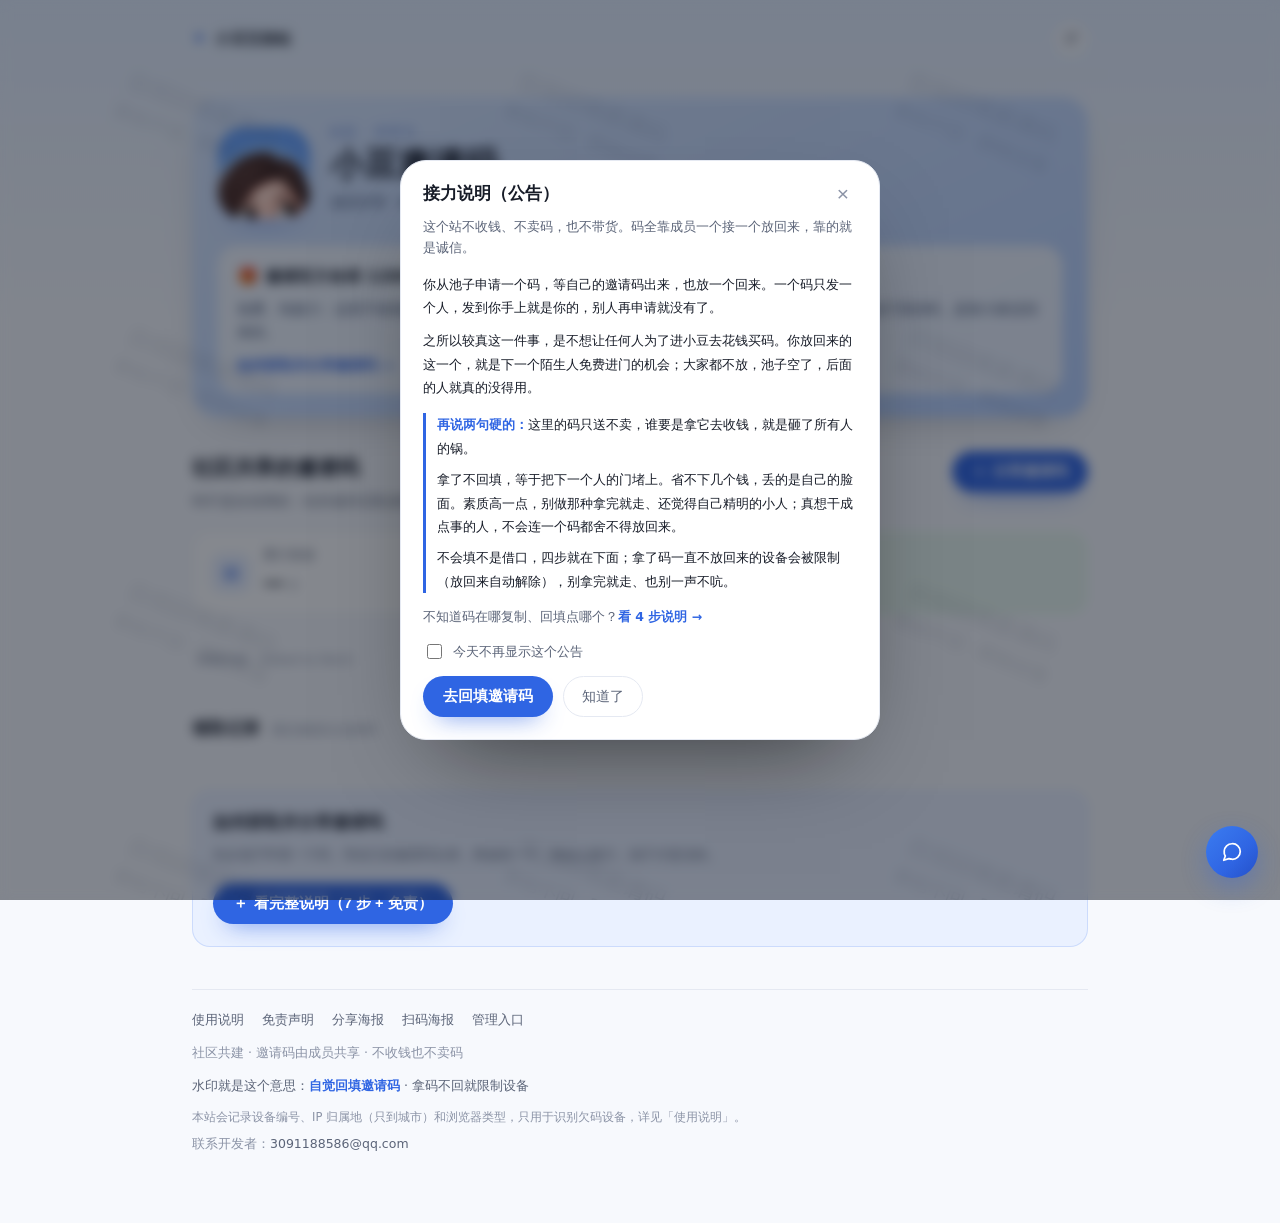
<file: index.html>
<!DOCTYPE html>
<html lang="zh-CN">
<head>
<meta charset="utf-8" />
<meta name="viewport" content="width=device-width, initial-scale=1" />
<title>小豆邀请码互助站</title>
<meta name="description" content="社区互助：小豆邀请码共享，列表只显示遮罩，申请后由站长私发码。非官方项目。" />
<link rel="stylesheet" href="styles.css?v=48" />
<link rel="icon" type="image/png" sizes="32x32" href="assets/favicon-32.png" />
<link rel="icon" type="image/png" sizes="96x96" href="assets/favicon-96.png" />
<link rel="apple-touch-icon" sizes="192x192" href="assets/favicon-192.png" />
<meta name="theme-color" content="#dbe9ff" />
<meta property="og:type" content="website" />
<meta property="og:site_name" content="小豆邀请码互助站" />
<meta property="og:title" content="小豆邀请码互助站 · 接力共享" />
<meta property="og:description" content="成员把自己的小豆邀请码放进池子，别人申请后由站长私发明文。免费、纯接力，不收钱也不卖码。" />
<meta property="og:url" content="https://wwj5.github.io/xiaodou-hub/" />
<meta property="og:image" content="https://wwj5.github.io/xiaodou-hub/assets/share-cover-wide.jpg" />
<meta property="og:image:width" content="1200" />
<meta property="og:image:height" content="675" />
<meta name="twitter:card" content="summary_large_image" />
<meta name="twitter:image" content="https://wwj5.github.io/xiaodou-hub/assets/share-cover-wide.jpg" />
</head>
<body>
<div class="wm-layer" id="wmLayer" aria-hidden="true"></div>
<div class="bg-wash" aria-hidden="true"></div>

<header class="site-head">
  <a class="logo" href="./">
    <span class="logo-star">✦</span>
    <span class="logo-text">小豆互助站</span>
  </a>
  <div class="head-actions">
    <button class="ghost-icon" id="refreshBtn" type="button" aria-label="刷新" title="刷新">
      <svg viewBox="0 0 24 24" width="16" height="16" fill="none" stroke="currentColor" stroke-width="2.2" stroke-linecap="round">
        <path d="M20 11a8 8 0 1 0-2.6 6.2" />
        <path d="M20 4v7h-7" />
      </svg>
    </button>
  </div>
</header>

<main class="wrap">
  <section class="hero-card">
    <div class="hero-top">
      <div class="avatar"><img src="assets/xiaodou-avatar.png" alt="小豆头像" /></div>
      <div class="hero-id">
        <p class="brand-tag">社区 · 非官方</p>
        <h1>小豆邀请码</h1>
        <p class="hero-sub" data-m="成员共享 · 填申请，站长私发码" data-a="成员共享 · 点一下就揭，揭完记得放回来">成员共享 · 填申请，站长私发码</p>
      </div>
    </div>

    <div class="gift-box">
      <div class="gift-title">
        <span class="gift-ico">🎁</span> 邀请双方各得 1200 额度积分
      </div>
      <p class="gift-desc">
        免费、纯接力：这里不收钱也不卖码。第一个码免费接，之后每接一个，就得先把自己的码放回来——
        池子里的码，是靠大家还回来的。
      </p>
      <a class="gift-link" href="#" id="howOpenTop">如何获取并分享邀请码 →</a>
    </div>
  </section>

  <section class="debts" id="debts" hidden>
    <details open>
      <summary>
        <span class="debts-title">欠码公示</span>
        <span class="debts-note" id="debtsNote"></span>
      </summary>
      <p class="debts-intro">
        拿到码没放回的设备，按最后一次来访记的 IP 归属地列出来。地址只到省、IP 只留前两段，
        放回一个码就从这张表上消失。
      </p>
      <ul class="debts-list" id="debtsList"></ul>
      <p class="debts-foot">
        IP 会漂、也会被好几个人共用，所以这张表只能看个大概，别拿着它去认人。
      </p>
    </details>
  </section>

  <section class="codes">
    <div class="relay-strip" id="relayStrip" hidden>
      <div class="relay-copy">
        <b>接力中</b>
        <span id="relayText">你从池子里接过码，等你有了自己的邀请码，也放回来。</span>
      </div>
      <button class="line-btn" id="relayShare" type="button">去接力分享</button>
    </div>

    <div class="sec-head">
      <div>
        <h2>社区共享的邀请码</h2>
        <p class="sec-sub"><span data-m="码不是自动弹的：站长核对后私发给你，拿到请到小豆官方页面兑换。" data-a="点一下就出明文，自己复制好，拿到请到小豆官方页面兑换。">码不是自动弹的：站长核对后私发给你，拿到请到小豆官方页面兑换。</span><span id="unreturnedNote" hidden></span></p>
      </div>
      <button class="primary-btn" id="shareJump" type="button">
        <span class="plus">＋</span> 分享邀请码
      </button>
    </div>

    <div class="metrics">
      <div class="metric blue">
        <div class="metric-ico">▤</div>
        <div>
          <label>累计发放</label>
          <div class="metric-val"><b id="statIssued">—</b><small>个</small></div>
        </div>
      </div>
      <div class="metric green">
        <div class="metric-ico">✔</div>
        <div>
          <label>池里还有码</label>
          <div class="metric-val"><b id="statAvailable">—</b><small>个</small></div>
        </div>
      </div>
    </div>

    <div class="grid" id="list"></div>

    <div class="empty-card" id="emptyCard" hidden>
      <div class="empty-copy">
        <h3>池子这会儿是空的</h3>
        <p>不是没开放，是链子断了：拿过码的人没把自己的码放回来。你放一个进来，后面的人就接得上，池子才转得动。</p>
        <div class="empty-actions">
          <button class="primary-btn" id="emptyShare" type="button"><span class="plus">＋</span> 先放一个进来</button>
          <button class="line-btn" id="emptyRequest" type="button">申请一个（有码了通知我）</button>
        </div>
        <p class="empty-tip" data-m="没码也能先交申请：留个联系方式，池里一有码站长就发给你，不用守着刷。" data-a="池子空了就是没人放回来。等有人放码，这儿会重新出现能揭的卡片。">没码也能先交申请：留个联系方式，池里一有码站长就发给你，不用守着刷。</p>
      </div>
      <svg class="empty-art" viewBox="0 0 120 92" fill="none" aria-hidden="true">
        <circle cx="46" cy="40" r="27" stroke="#2f65e3" stroke-width="2.2" opacity=".55" />
        <ellipse cx="46" cy="40" rx="27" ry="11" stroke="#2f65e3" stroke-width="1.6" opacity=".35" />
        <ellipse cx="46" cy="40" rx="11" ry="27" stroke="#2f65e3" stroke-width="1.6" opacity=".35" />
        <circle cx="76" cy="56" r="15" stroke="#2f65e3" stroke-width="2.4" />
        <path d="M87 67l10 10" stroke="#2f65e3" stroke-width="3.2" stroke-linecap="round" />
        <circle cx="30" cy="22" r="2.2" fill="#2f65e3" opacity=".4" />
        <circle cx="96" cy="30" r="3" fill="#2f65e3" opacity=".25" />
      </svg>
    </div>

    <div class="history">
      <div class="history-head">
        <h3>领取记录</h3>
        <span class="history-note" id="historyNote">最近被发出去的码</span>
      </div>
      <div class="history-list" id="historyList"></div>
    </div>
  </section>

  <section class="rules" id="rules">
    <h2>如何获取并分享邀请码</h2>
    <p class="rules-intro" data-m="先从池子申请一个码，等自己的邀请码出来，再放回一个。就这么接力，池子才是活的。" data-a="池子里有码就点一下揭走，等自己的邀请码出来，再放回一个。就这么接力，池子才是活的。">先从池子申请一个码，等自己的邀请码出来，再放回一个。就这么接力，池子才是活的。</p>
    <button class="primary-btn rules-open" id="howOpen" type="button"><span class="plus">＋</span> 看完整说明（7 步 + 免责）</button>
  </section>

  <footer class="site-foot">
    <div class="foot-links">
      <a href="#" id="footHow">使用说明</a>
      <a href="#" id="footDisclaimer">免责声明</a>
      <a href="assets/share-cover-wide.jpg" target="_blank" rel="noopener">分享海报</a>
      <a href="assets/promo-poster.jpg" target="_blank" rel="noopener">扫码海报</a>
      <a class="foot-link" href="admin.html">管理入口</a>
    </div>
    <p>社区共建 · 邀请码由成员共享 · 不收钱也不卖码</p>
    <p class="foot-wm" id="footWm">水印就是这个意思：<b>自觉回填邀请码</b> · 拿码不回就限制设备</p>
    <p class="foot-privacy">本站会记录设备编号、IP 归属地（只到城市）和浏览器类型，只用于识别欠码设备，详见「使用说明」。</p>
    <p class="foot-contact">联系开发者：<a href="mailto:3091188586@qq.com">3091188586@qq.com</a></p>
  </footer>
</main>

<div class="chat-dock" id="chatDock">
  <button class="chat-fab" id="chatBtn" type="button" aria-label="联系站长">
    <svg viewBox="0 0 24 24" width="22" height="22" fill="none" stroke="currentColor" stroke-width="1.9" stroke-linecap="round" stroke-linejoin="round">
      <path d="M21 11.5a8.4 8.4 0 0 1-9 8.4 9.9 9.9 0 0 1-3.4-.6L3 21l1.7-4.6A8.3 8.3 0 0 1 3.5 11 8.4 8.4 0 0 1 12 3a8.4 8.4 0 0 1 9 8.5Z"/>
    </svg>
    <span class="chat-badge" id="chatBadge" hidden>1</span>
  </button>

  <div class="chat-panel" id="chatPanel" hidden>
    <div class="chat-head">
      <div>
        <b>联系站长</b>
        <span>不一定在线，看到就回</span>
      </div>
      <button class="chat-x" id="chatClose" type="button" aria-label="收起">×</button>
    </div>
    <div class="chat-body" id="chatList">
      <div class="chat-hello">
        有问题直接发：码怎么用、为什么被限制、申请一直没回、想放码放不进去，都行。<br />
        急事也可以发邮件，页脚有地址。
      </div>
    </div>
    <div class="chat-input-row">
      <textarea id="chatInput" rows="1" maxlength="500" placeholder="说点什么…"></textarea>
      <button class="chat-send" id="chatSend" type="button">发送</button>
    </div>
    <p class="chat-err" id="chatErr" hidden></p>
  </div>
</div>

<div class="toast" id="toast" hidden></div>

<div class="modal" id="noticeModal" hidden>
  <div class="modal-card compact">
    <div class="modal-head">
      <h3>接力说明（公告）</h3>
      <button class="icon-btn" id="noticeClose" type="button" aria-label="关闭">×</button>
    </div>
    <p class="modal-note">这个站不收钱、不卖码，也不带货。码全靠成员一个接一个放回来，靠的就是诚信。</p>
    <div class="notice-body">
      <p data-m="你从池子申请一个码，等自己的邀请码出来，也放一个回来。一个码只发一个人，发到你手上就是你的，别人再申请就没有了。" data-a="你从池子点一下拿走一个码，等自己的邀请码出来，也放一个回来。一个码只拿一次，拿走就是你的，别人再来就没了。">你从池子申请一个码，等自己的邀请码出来，也放一个回来。一个码只发一个人，发到你手上就是你的，别人再申请就没有了。</p>
      <p>之所以较真这一件事，是不想让任何人为了进小豆去花钱买码。你放回来的这一个，就是下一个陌生人免费进门的机会；大家都不放，池子空了，后面的人就真的没得用。</p>
    </div>
    <div class="notice-hard">
      <p><b>再说两句硬的：</b>这里的码只送不卖，谁要是拿它去收钱，就是砸了所有人的锅。</p>
      <p>拿了不回填，等于把下一个人的门堵上。省不下几个钱，丢的是自己的脸面。素质高一点，别做那种拿完就走、还觉得自己精明的小人；真想干成点事的人，不会连一个码都舍不得放回来。</p>
      <p>不会填不是借口，四步就在下面；拿了码一直不放回来的设备会被限制（放回来自动解除），别拿完就走、也别一声不吭。</p>
    </div>
    <p class="notice-more">不知道码在哪复制、回填点哪个？<a href="#" id="noticeHow">看 4 步说明 →</a></p>
    <label class="notice-check">
      <input id="noticeToday" type="checkbox" />
      <span>今天不再显示这个公告</span>
    </label>
    <div class="modal-actions">
      <button class="primary-btn" id="noticeGo" type="button">去回填邀请码</button>
      <button class="line-btn" id="noticeOk" type="button">知道了</button>
    </div>
  </div>
</div>

<div class="modal" id="howModal" hidden>
  <div class="modal-card how">
    <div class="modal-head">
      <h3>如何获取并分享邀请码</h3>
      <button class="icon-btn" id="howClose" type="button" aria-label="关闭">×</button>
    </div>
    <p class="modal-note">先从池子申请一个码，等自己的邀请码出来，再放回一个。就这么接力，池子才是活的。</p>

    <div class="how-cols">
      <div class="rules-block">
        <h3><em>1</em>先拿一个（免费，不用注册）</h3>
        <div class="rules-steps">
          <div class="rd"><span>1</span><div><b data-m="点「申请这个码」" data-a="点「点击揭晓」">点「申请这个码」</b><p data-m="列表只显示遮罩，填个能联系上的方式，站长核对后把码私发给你；一个码只给一个人。" data-a="列表只显示遮罩，点一下就把明文给你，一个码只给一个人；揭完记得放回来。">列表只显示遮罩，填个能联系上的方式，站长核对后把码私发给你；一个码只给一个人。</p></div></div>
          <div class="rd"><span>2</span><div><b>复制明文</b><p>用复制按钮存下来，别带空格或换行。</p></div></div>
          <div class="rd"><span>3</span><div><b>去小豆 App 填</b><p>应用商店搜「小豆」下载，登录时填这个码，验证通过就能用。</p></div></div>
        </div>
      </div>

      <div class="rules-block">
        <h3><em>2</em>再把自己的码放回来</h3>
        <div class="rules-steps">
          <div class="rd"><span>1</span><div><b>打开个人页</b><p>小豆 App 底部最右侧的人形图标。</p></div></div>
          <div class="rd"><span>2</span><div><b>进设置找邀请入口</b><p>点右上角齿轮，找到「邀请好友体验小豆」。</p></div></div>
          <div class="rd"><span>3</span><div><b>复制码或链接</b><p>邀请码、官方邀请链接都行，链接会自动解析出码。</p></div></div>
          <div class="rd"><span>4</span><div><b>回本站点提交</b><p>点「分享邀请码」粘进去提交，队列里的人揭晓就能拿到。</p></div></div>
        </div>
      </div>
    </div>

    <div class="rules-note">
      <p><b>关于本站：</b>社区互助项目，与小豆官方没有隶属关系、也没有获得授权。码由成员自行分享，有效性请自行判断，别转卖、别大量转载。</p>
      <p><b>关于接力：</b><span data-m="欠着码不还的设备会被限制申请，还上之后自动解除；首页的「欠码公示」就列着这些设备大概在哪个城市、用什么设备来的。" data-a="欠着码不还的设备会被限制再拿码，还上之后自动解除；首页的「欠码公示」就列着这些设备大概在哪个城市、用什么设备来的。">欠着码不还的设备会被限制申请，还上之后自动解除；首页的「欠码公示」就列着这些设备大概在哪个城市、用什么设备来的。</span></p>
      <p><b>关于记录：</b>本站不要求注册，但会在你发码、申请、揭码或打开页面时记一笔：设备指纹（浏览器随机生成的编号）、访问 IP 的归属地（只到城市）、浏览器和设备类型。用途只有两个——认出是谁欠着码、防止有人换着设备反复拿。完整 IP 只在后台留档、不对外展示，首页公示只到「城市 + IP 前两段」。不想被记就不用这个站。</p>
    </div>

    <div class="modal-actions">
      <button class="primary-btn" id="howGo" type="button">去回填邀请码</button>
      <button class="line-btn" id="howOk" type="button">知道了</button>
    </div>
  </div>
</div>

<div class="modal" id="shareModal" hidden>
  <div class="modal-card compact">
    <div class="modal-head">
      <h3>分享邀请码</h3>
      <button class="icon-btn" id="shareClose" type="button" aria-label="关闭">×</button>
    </div>
    <form class="modal-body" id="shareForm" autocomplete="off">
      <div class="field">
        <label for="codeInput">邀请码或官方邀请链接</label>
        <input id="codeInput" name="code" placeholder="6 位字母+数字，如 A1B2C9" spellcheck="false" maxlength="400" />
      </div>
      <p class="modal-note">只收小豆 App 里的 6 位邀请码，必须字母和数字都有：全字母、全数字、5 位、3 个字母或 3 个数字连在一起的、含 91/78/13/27 的一律不收。填错的、别人用过的、已被下架的码都不算回填，限制不会解除。</p>
      <p class="form-error" id="shareError" hidden></p>
      <div class="modal-actions">
        <button class="primary-btn" id="shareSubmit" type="submit">提交邀请码</button>
        <button class="line-btn" id="shareCancel" type="button">取消</button>
      </div>
    </form>
  </div>
</div>

<div class="modal" id="requestModal" hidden>
  <div class="modal-card compact">
    <div class="modal-head">
      <h3>申请一个码</h3>
      <button class="icon-btn" id="requestClose" type="button" aria-label="关闭">×</button>
    </div>
    <div class="modal-body">
      <p class="modal-note">
        码不是自动弹出来的：填个能联系上的方式，站长核对后把码私发给你。
        接过码没还的，先把码放回来再来申请。
      </p>
      <div class="field">
        <label for="reqContact">怎么联系你（必填）</label>
        <input id="reqContact" placeholder="微信 / QQ / 邮箱，如 wuhao_2024" spellcheck="false" maxlength="80" />
      </div>
      <div class="field">
        <label for="reqNote">想说的话（可不填）</label>
        <input id="reqNote" placeholder="比如：学生，拿到码会马上把自己的放回来" maxlength="200" />
      </div>
      <p class="form-error" id="reqError" hidden></p>
      <div class="modal-actions">
        <button class="primary-btn" id="reqSubmit" type="button">提交申请</button>
        <button class="line-btn" id="requestCancel" type="button">取消</button>
      </div>
    </div>
  </div>
</div>

<div class="modal" id="relayModal" hidden>
  <div class="modal-card compact">
    <div class="modal-head">
      <h3>拿到了，接力一下</h3>
      <button class="icon-btn" id="relayClose" type="button" aria-label="关闭">×</button>
    </div>
    <p class="relay-code" id="relayCode">—</p>
    <p class="modal-note" id="relayNote">
      免费纯接力：码是别人接给你的，不是卖的。等你自己的邀请码下来了，
      也放回池子里，下一个人才能接得上。
    </p>
    <div class="modal-actions">
      <button class="primary-btn" id="relayNow" type="button">现在去分享</button>
      <button class="line-btn" id="relayLater" type="button">等我拿到码再来</button>
    </div>
  </div>
</div>

<div class="modal" id="feedbackModal" hidden>
  <div class="modal-card compact">
    <div class="modal-head">
      <h3>反馈问题</h3>
      <button class="icon-btn" id="feedbackClose" type="button" aria-label="关闭">×</button>
    </div>
    <div class="modal-body">
      <div class="field">
        <label for="feedbackReason">原因</label>
        <select id="feedbackReason">
          <option value="invalid">邀请码无效</option>
          <option value="used">已经被别人用掉</option>
          <option value="wrong_info">信息不对（次数/描述）</option>
          <option value="other">其他</option>
        </select>
      </div>
      <div class="field">
        <label for="feedbackNote">补充说明（可选，最多 300 字）</label>
        <textarea id="feedbackNote" rows="3" maxlength="300"></textarea>
      </div>
      <p class="form-error" id="feedbackError" hidden></p>
      <div class="modal-actions">
        <button class="primary-btn" id="feedbackSubmit" type="button">提交</button>
        <button class="line-btn" id="feedbackCancel" type="button">取消</button>
      </div>
    </div>
  </div>
</div>

<script src="config.js"></script>
<script src="app.js?v=48"></script>
</body>
</html>
</file>
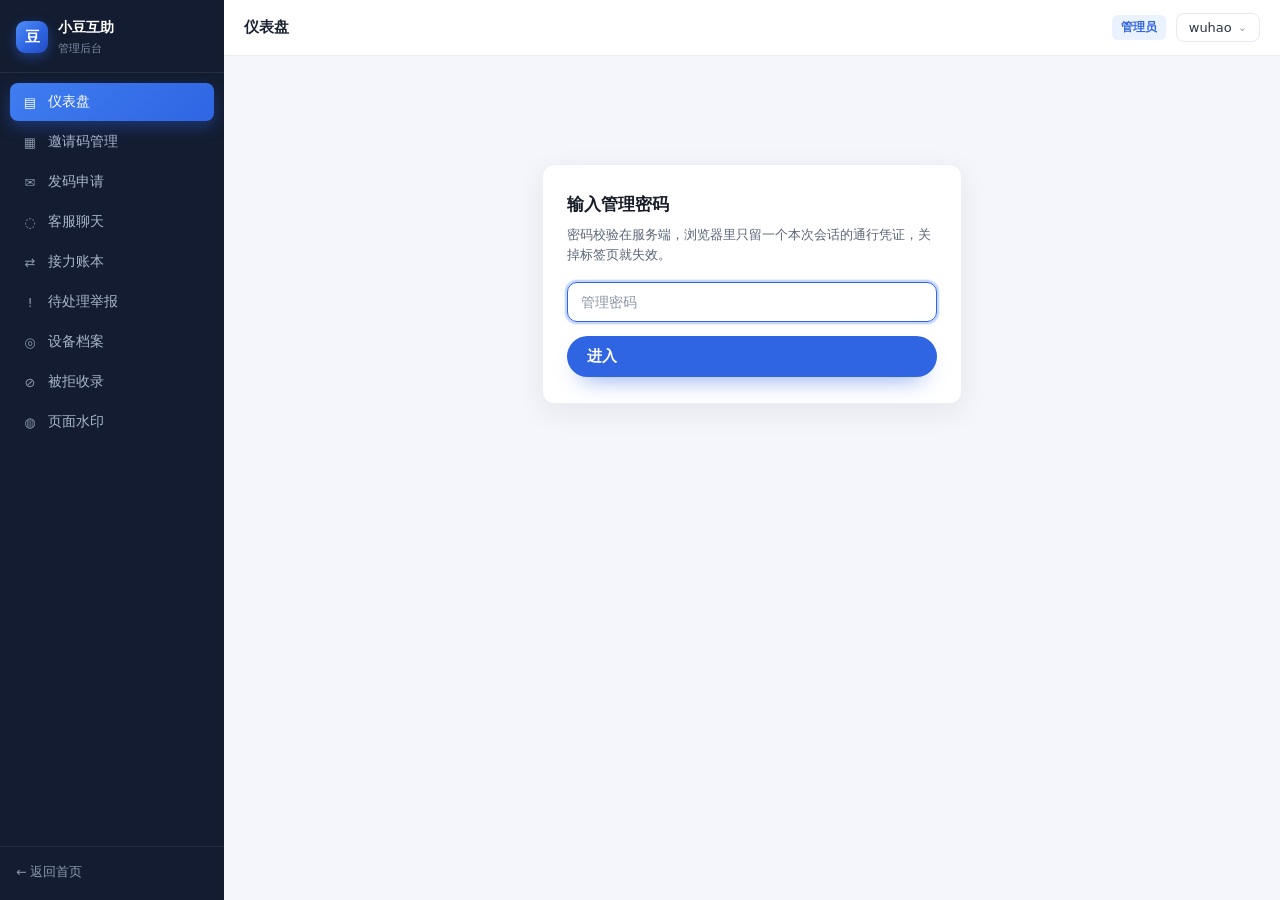
<file: admin.html>
<!doctype html>
<html lang="zh-CN">
<head>
<meta charset="utf-8" />
<meta name="viewport" content="width=device-width, initial-scale=1" />
<title>管理后台 · 小豆互助站</title>
<meta name="robots" content="noindex, nofollow" />
<link rel="icon" href="assets/favicon-32.png" sizes="32x32" />
<link rel="stylesheet" href="styles.css?v=48" />
<style>
  .adm-wrap { max-width: 1080px; margin: 0 auto; padding: 22px 22px 70px; position: relative; z-index: 1; }
  .adm-head { display: flex; align-items: center; justify-content: space-between; gap: 12px; margin-bottom: 18px; }
  .adm-head h1 { font-size: 20px; margin: 0; letter-spacing: -.01em; }
  .adm-head .tools { display: flex; align-items: center; gap: 8px; }
  .adm-back { font-size: 13px; color: var(--muted); text-decoration: none; }
  .adm-back:hover { color: var(--blue); }
  .adm-gate { max-width: 460px; margin: 12vh auto 0; background: #fff; border: 1px solid var(--line);
              border-radius: 16px; padding: 26px; box-shadow: 0 20px 50px -34px rgba(15, 30, 60, .45); }
  .adm-gate h2 { font-size: 17px; margin: 0 0 6px; }
  .adm-gate p { color: var(--muted); font-size: 13px; margin: 0 0 16px; line-height: 1.6; }
  .adm-gate input { width: 100%; padding: 11px 13px; border: 1px solid var(--line); border-radius: 10px;
                    font-size: 14px; font-family: inherit; }
  .adm-gate input:focus { outline: 2px solid rgba(37, 99, 235, .18); border-color: var(--blue); }
  .adm-gate .primary-btn { margin-top: 14px; width: 100%; }
  .adm-err { color: #c0392b; font-size: 12.5px; margin-top: 10px; }
  .adm-panel[hidden] { display: none; }
  .adm-stats { display: grid; grid-template-columns: repeat(6, minmax(0, 1fr)); gap: 10px; margin-bottom: 18px; }
  .adm-stat { background: #fff; border: 1px solid var(--line); border-radius: 12px; padding: 12px 14px; }
  .adm-stat span { display: block; font-size: 12px; color: var(--muted); margin-bottom: 4px; }
  .adm-stat b { font-size: 22px; font-weight: 700; }
  .adm-bar { display: flex; align-items: center; gap: 8px; flex-wrap: wrap; margin-bottom: 10px; }
  .adm-bar-tight { margin-bottom: 10px; }
  .adm-check { display: flex; align-items: center; gap: 6px; font-size: 13px; color: var(--muted); cursor: pointer; user-select: none; }
  .adm-check input { width: 14px; height: 14px; accent-color: var(--blue); cursor: pointer; }
  .adm-chips { display: flex; gap: 6px; flex-wrap: wrap; }
  .adm-chip { appearance: none; border: 1px solid var(--line); background: #fff; color: var(--muted);
              padding: 4px 10px; border-radius: 999px; font-size: 12.5px; font-family: inherit; cursor: pointer;
              max-width: 340px; overflow: hidden; text-overflow: ellipsis; white-space: nowrap; }
  .adm-chip.on { background: var(--blue); border-color: var(--blue); color: #fff; }
  .adm-grace { gap: 6px; }
  .adm-grace input { width: 62px; padding: 4px 7px; border: 1px solid var(--line); border-radius: 7px;
                     font-size: 12.5px; font-family: inherit; color: #33415c; }
  .adm-wm input[type="text"] { width: 168px; padding: 5px 9px; border: 1px solid var(--line); border-radius: 7px;
                               font-size: 13px; font-family: inherit; color: #33415c; }
  .adm-wm input[type="number"] { width: 74px; padding: 5px 9px; border: 1px solid var(--line); border-radius: 7px;
                                 font-size: 12.5px; font-family: inherit; color: #33415c; }
  .adm-tab { appearance: none; border: 1px solid var(--line); background: #fff; color: var(--muted);
             padding: 6px 12px; border-radius: 999px; font-size: 13px; font-family: inherit; cursor: pointer; }
  .adm-tab.on { background: var(--blue); border-color: var(--blue); color: #fff; }
  .adm-bar .adm-right { margin-left: auto; display: flex; gap: 8px; }
  .adm-table { width: 100%; border-collapse: collapse; background: #fff; border-radius: 12px;
               overflow: hidden; box-shadow: 0 1px 0 rgba(15, 30, 60, .04); font-size: 13px; }
  .adm-table th, .adm-table td { padding: 9px 10px; border-bottom: 1px solid var(--line); text-align: left; vertical-align: middle; }
  .adm-table th { background: #f6f8fc; font-weight: 600; color: #33415c; white-space: nowrap; }
  .adm-table code { font-family: ui-monospace, SFMono-Regular, Menlo, monospace; font-size: 13px; letter-spacing: .04em; }
  .adm-empty { padding: 26px; text-align: center; color: var(--muted); background: #fff; border: 1px dashed var(--line); border-radius: 12px; }
  .adm-tag { font-size: 11.5px; padding: 2px 8px; border-radius: 999px; white-space: nowrap; }
  .adm-tag.available { background: #e6f6ea; color: #1e7c3c; }
  .adm-tag.used, .adm-tag.expired { background: #f1f1f3; color: #6b7280; }
  .adm-act { display: flex; gap: 6px; flex-wrap: nowrap; }
  .adm-codes { max-width: 210px; }
  .adm-codes.muted { color: var(--muted); }
  .adm-code { display: inline-block; font-family: ui-monospace, SFMono-Regular, Menlo, Consolas, monospace;
              font-size: 12px; padding: 1px 6px; border-radius: 6px; margin: 1px 3px 1px 0; white-space: nowrap; }
  .adm-code.got { background: #eaf1ff; color: #2f65e3; border: 1px solid #cfdefb; }
  .adm-code.gave { background: #e9f7ee; color: #1e7c3c; border: 1px solid #c9ecd5; }
  .adm-mini { appearance: none; border: 1px solid var(--line); background: #fff; border-radius: 7px;
              padding: 3px 9px; font-size: 12px; font-family: inherit; color: #33415c; cursor: pointer; }
  .adm-mini:hover { border-color: var(--blue); color: var(--blue); }
  .adm-mini:disabled { opacity: .55; cursor: default; }
  .adm-mini.danger:hover { border-color: #c0392b; color: #c0392b; }
  .adm-sec { margin-top: 26px; }
  .adm-sec h2 { font-size: 15px; margin: 0 0 4px; }
  .adm-sec p.hint { color: var(--muted); font-size: 12.5px; margin: 0 0 10px; }
  .adm-report { background: #fff; border: 1px solid var(--line); border-radius: 12px; padding: 12px 14px;
                margin-bottom: 8px; font-size: 13px; }
  .adm-report .row { display: flex; gap: 10px; flex-wrap: wrap; align-items: center; }
  .adm-report .reason { color: #c0392b; font-weight: 600; }
  .adm-report .note { color: var(--muted); margin-top: 6px; line-height: 1.6; }
  .adm-mask { position: fixed; inset: 0; background: rgba(8, 20, 40, .46); display: flex; align-items: center;
              justify-content: center; padding: 20px; z-index: 60; }
  .adm-mask[hidden] { display: none; }
  .adm-dialog { background: #fff; border-radius: 14px; padding: 20px; width: 100%; max-width: 420px;
                box-shadow: 0 30px 60px -32px rgba(10, 25, 50, .5); }
  .adm-dialog h3 { margin: 0 0 8px; font-size: 16px; }
  .adm-dialog p { color: var(--muted); font-size: 13px; line-height: 1.6; margin: 0 0 14px; }
  .adm-dialog input { width: 100%; padding: 10px 12px; border: 1px solid var(--line); border-radius: 9px;
                      font-size: 14px; font-family: inherit; margin-bottom: 8px; }
  .adm-dialog input:focus { outline: 2px solid rgba(37, 99, 235, .18); border-color: var(--blue); }
  .adm-dialog .err { color: #c0392b; font-size: 12.5px; margin: 0 0 8px; }
  .adm-dialog .seg { font-size: 12px; color: #6b7280; margin: -2px 0 10px; }
  .adm-dialog .foot { display: flex; gap: 8px; justify-content: flex-end; margin-top: 4px; }
  .adm-dialog .foot .primary-btn { padding: 9px 16px; }
  @media (max-width: 760px) {
    .adm-stats { grid-template-columns: repeat(2, minmax(0, 1fr)); }
  }

  /* ================= 新版外壳：侧边栏 + 顶栏 + 卡片式内容 ================= */

  body { background: #f4f6fb !important; }

  .adm-shell {
    display: flex;
    min-height: 100vh;
    align-items: stretch;
  }

  /* ---------- 侧边栏 ---------- */
  .adm-side {
    width: 224px;
    flex: 0 0 224px;
    background: #131c30;
    display: flex;
    flex-direction: column;
    position: sticky;
    top: 0;
    height: 100vh;
    z-index: 40;
  }

  .adm-logo {
    display: flex;
    align-items: center;
    gap: 10px;
    padding: 16px 16px 15px;
    border-bottom: 1px solid rgba(255, 255, 255, .07);
  }
  .adm-logo-ic {
    width: 32px;
    height: 32px;
    border-radius: 9px;
    display: grid;
    place-items: center;
    font-size: 15px;
    font-weight: 700;
    color: #fff;
    background: linear-gradient(135deg, #4f8ef7, #2f65e3 55%, #224bc0);
    box-shadow: 0 4px 12px rgba(47, 101, 227, .45);
    flex: 0 0 auto;
  }
  .adm-logo-tx b { display: block; font-size: 14px; color: #fff; letter-spacing: .01em; }
  .adm-logo-tx i { display: block; font-size: 11px; font-style: normal; color: #7f8ba5; margin-top: 1px; }

  .adm-nav {
    flex: 1;
    overflow-y: auto;
    padding: 10px 10px 20px;
    display: flex;
    flex-direction: column;
    gap: 2px;
  }
  .adm-nav button {
    display: flex;
    align-items: center;
    gap: 10px;
    width: 100%;
    padding: 10px 12px;
    border: none;
    border-radius: 8px;
    background: transparent;
    color: #a9b5cc;
    font-size: 13.5px;
    font-family: inherit;
    text-align: left;
    cursor: pointer;
    position: relative;
    transition: background .14s ease, color .14s ease;
  }
  .adm-nav button .ic {
    width: 16px;
    font-size: 13px;
    text-align: center;
    opacity: .8;
    flex: 0 0 auto;
  }
  .adm-nav button:hover { background: rgba(255, 255, 255, .07); color: #e8eefb; }
  .adm-nav button.on {
    background: linear-gradient(135deg, #3f7df0, #2f65e3);
    color: #fff;
    box-shadow: 0 6px 16px rgba(47, 101, 227, .38);
  }
  .adm-nav button.on .ic { opacity: 1; }

  .nav-dot {
    margin-left: auto;
    min-width: 17px;
    height: 17px;
    padding: 0 5px;
    border-radius: 9px;
    background: #e5484d;
    color: #fff;
    font-size: 11px;
    line-height: 17px;
    text-align: center;
    font-weight: 600;
  }
  .nav-dot[hidden] { display: none; }

  .adm-side-foot {
    padding: 12px 16px 16px;
    border-top: 1px solid rgba(255, 255, 255, .07);
  }
  .adm-side-foot a { color: #8b97b0; font-size: 12.5px; text-decoration: none; }
  .adm-side-foot a:hover { color: #cfd9ea; }

  /* ---------- 右侧主区 ---------- */
  .adm-main { flex: 1; min-width: 0; display: flex; flex-direction: column; }

  .adm-top {
    height: 56px;
    flex: 0 0 56px;
    display: flex;
    align-items: center;
    gap: 12px;
    padding: 0 20px;
    background: #fff;
    border-bottom: 1px solid #e8ecf4;
    position: sticky;
    top: 0;
    z-index: 30;
  }

  .adm-burger {
    display: none;
    border: 1px solid #e4e9f2;
    background: #fff;
    border-radius: 7px;
    width: 30px;
    height: 30px;
    font-size: 15px;
    color: #5b6478;
    cursor: pointer;
  }

  .adm-crumb { flex: 1; min-width: 0; }
  .adm-crumb b { font-size: 14.5px; color: #1b2333; font-weight: 600; }

  .adm-user { display: flex; align-items: center; gap: 10px; position: relative; }
  .adm-badge {
    font-size: 11.5px;
    padding: 3px 9px;
    border-radius: 6px;
    color: #2f65e3;
    background: #eaf1ff;
    font-weight: 600;
  }
  .adm-user-btn {
    display: flex;
    align-items: center;
    gap: 6px;
    padding: 6px 12px;
    border: 1px solid #e4e9f2;
    border-radius: 8px;
    background: #fff;
    color: #2b3446;
    font-size: 13px;
    font-family: inherit;
    cursor: pointer;
  }
  .adm-user-btn .car { color: #98a2b5; font-size: 11px; }

  .adm-menu {
    position: absolute;
    right: 0;
    top: 44px;
    min-width: 148px;
    padding: 6px;
    background: #fff;
    border: 1px solid #e4e9f2;
    border-radius: 10px;
    box-shadow: 0 12px 30px rgba(23, 34, 56, .12);
    display: flex;
    flex-direction: column;
    gap: 1px;
  }
  .adm-menu[hidden] { display: none; }
  .adm-menu button,
  .adm-menu a {
    display: block;
    width: 100%;
    padding: 8px 10px;
    border: none;
    border-radius: 7px;
    background: none;
    color: #2b3446;
    font-size: 13px;
    font-family: inherit;
    text-align: left;
    text-decoration: none;
    cursor: pointer;
  }
  .adm-menu button:hover,
  .adm-menu a:hover { background: #f2f5fb; }
  .adm-menu .danger { color: #d43f3f; }

  /* ---------- 内容区 ---------- */
  .adm-content { padding: 18px 20px 40px; }

  .pg { display: none; }
  .pg.on { display: block; }

  .pg-card {
    background: #fff;
    border: 1px solid #eaeef6;
    border-radius: 12px;
    padding: 18px 20px 20px;
    box-shadow: 0 1px 3px rgba(23, 34, 56, .04);
  }

  .pg-head {
    display: flex;
    align-items: baseline;
    gap: 12px;
    flex-wrap: wrap;
    padding-bottom: 13px;
    margin-bottom: 15px;
    border-bottom: 1px solid #f0f3f9;
  }
  .pg-head h2 {
    margin: 0;
    font-size: 15px;
    font-weight: 600;
    color: #1b2333;
    letter-spacing: .01em;
  }
  .pg-head h2 span { font-weight: 400 !important; }
  .pg-sub { font-size: 12px; color: #98a2b5; }

  /* 统计卡：参考图那种小格 */
  .adm-stats {
    display: grid;
    grid-template-columns: repeat(6, minmax(0, 1fr));
    gap: 10px;
  }
  .adm-stat {
    background: #f8fafd;
    border: 1px solid #eef2f8;
    border-radius: 9px;
    padding: 13px 14px;
  }
  .adm-stat span { font-size: 12px; color: #8a94a8; }
  .adm-stat b { display: block; margin-top: 5px; font-size: 21px; color: #1b2333; letter-spacing: -.02em; }

  /* 筛选条 */
  .adm-bar {
    display: flex;
    align-items: center;
    gap: 10px;
    flex-wrap: wrap;
    padding: 10px 12px;
    background: #f8fafd;
    border: 1px solid #eef2f8;
    border-radius: 9px;
    margin-bottom: 14px;
  }
  .adm-bar-tight { padding: 8px 10px; }

  /* 表格 */
  .adm-table { width: 100%; border-collapse: collapse; font-size: 13px; }
  .adm-table th {
    text-align: left;
    font-weight: 500;
    font-size: 12.5px;
    color: #7c8699;
    background: #f8fafd;
    padding: 10px 12px;
    white-space: nowrap;
    border-bottom: 1px solid #eef2f8;
  }
  .adm-table th:first-child { border-radius: 8px 0 0 8px; }
  .adm-table th:last-child { border-radius: 0 8px 8px 0; }
  .adm-table td {
    padding: 11px 12px;
    border-bottom: 1px solid #f2f5fa;
    color: #2b3446;
    vertical-align: middle;
  }
  .adm-table tbody tr:hover td { background: #fafcff; }

  .adm-empty {
    padding: 42px 12px;
    text-align: center;
    color: #a6afc0;
    font-size: 13px;
  }

  /* 登录框 */
  .adm-gate {
    max-width: 420px;
    margin: 12vh auto 0;
    background: #fff;
    border: 1px solid #eaeef6;
    border-radius: 12px;
    padding: 26px 24px;
    box-shadow: 0 8px 30px rgba(23, 34, 56, .07);
  }

  /* ---------- 客服聊天页 ---------- */
  .pg-chat .pg-head { margin-bottom: 0; }

  .chat-wrap {
    display: flex;
    gap: 0;
    height: calc(100vh - 220px);
    min-height: 420px;
    border: 1px solid #eef2f8;
    border-radius: 10px;
    overflow: hidden;
    margin-top: 13px;
  }

  .chat-side {
    width: 246px;
    flex: 0 0 246px;
    border-right: 1px solid #eef2f8;
    display: flex;
    flex-direction: column;
    background: #fbfcfe;
  }
  .chat-side-head {
    display: flex;
    align-items: center;
    justify-content: space-between;
    padding: 9px 12px;
    border-bottom: 1px solid #eef2f8;
    font-size: 12.5px;
    color: #8a94a8;
  }
  .chat-threads { flex: 1; overflow-y: auto; }
  .chat-threads[hidden] { display: none; }

  .ct-item {
    padding: 11px 13px;
    border-bottom: 1px solid #f2f5fa;
    cursor: pointer;
    background: #fff;
    position: relative;
  }
  .ct-item:hover { background: #f6f9ff; }
  .ct-item.on { background: #eef4ff; box-shadow: inset 3px 0 0 #2f65e3; }
  .ct-top { display: flex; align-items: baseline; justify-content: space-between; gap: 8px; }
  .ct-name { font-size: 13px; font-weight: 600; color: #1b2333; }
  .ct-time { font-size: 11px; color: #a6afc0; flex: 0 0 auto; }
  .ct-last {
    margin-top: 4px;
    font-size: 12px;
    color: #7c8699;
    overflow: hidden;
    text-overflow: ellipsis;
    white-space: nowrap;
  }
  .ct-meta { margin-top: 4px; font-size: 11px; color: #a6afc0; display: flex; gap: 6px; }
  .ct-unread {
    position: absolute;
    right: 12px;
    bottom: 11px;
    min-width: 17px;
    height: 17px;
    padding: 0 5px;
    border-radius: 9px;
    background: #e5484d;
    color: #fff;
    font-size: 11px;
    line-height: 17px;
    text-align: center;
    font-weight: 600;
  }

  .chat-main { flex: 1; display: flex; flex-direction: column; min-width: 0; background: #fff; }
  .chat-main-head {
    padding: 10px 16px;
    border-bottom: 1px solid #eef2f8;
    font-size: 13px;
    color: #2b3446;
    display: flex;
    align-items: center;
    gap: 10px;
    min-height: 42px;
  }
  .chat-main-head .tag {
    font-size: 11px;
    padding: 2px 8px;
    border-radius: 5px;
    background: #eef4ff;
    color: #2f65e3;
  }
  .chat-main-head .tag.closed { background: #f1f2f5; color: #8a94a8; }

  .chat-log {
    flex: 1;
    overflow-y: auto;
    padding: 16px;
    display: flex;
    flex-direction: column;
    gap: 10px;
    background: #fbfcfe;
  }
  .chat-log-empty { margin: auto; color: #a6afc0; font-size: 13px; }

  .cm { max-width: 76%; padding: 9px 12px; border-radius: 12px; font-size: 13px; line-height: 1.65; white-space: pre-wrap; word-break: break-word; }
  .cm.visitor { align-self: flex-start; background: #fff; border: 1px solid #eef2f8; color: #2b3446; border-bottom-left-radius: 4px; }
  .cm.admin { align-self: flex-end; background: #2f65e3; color: #fff; border-bottom-right-radius: 4px; }
  .cm-at { align-self: center; font-size: 11px; color: #a6afc0; }

  .chat-reply {
    border-top: 1px solid #eef2f8;
    padding: 10px 14px 12px;
    display: flex;
    gap: 10px;
    align-items: flex-end;
    background: #fff;
  }
  .chat-reply textarea {
    flex: 1;
    resize: none;
    padding: 9px 11px;
    border: 1px solid #e4e9f2;
    border-radius: 9px;
    font: inherit;
    font-size: 13px;
    line-height: 1.5;
    color: #2b3446;
    background: #fbfcfe;
    outline: none;
  }
  .chat-reply textarea:focus { border-color: #9db8f5; background: #fff; }
  .chat-reply-act { display: flex; flex-direction: column; gap: 6px; }

  /* ---------- 响应式 ---------- */
  @media (max-width: 980px) {
    .adm-stats { grid-template-columns: repeat(3, minmax(0, 1fr)); }
  }

  @media (max-width: 820px) {
    .adm-shell { display: block; }
    .adm-side {
      position: fixed;
      left: 0;
      top: 0;
      bottom: 0;
      transform: translateX(-100%);
      transition: transform .2s ease;
      box-shadow: 0 0 40px rgba(0, 0, 0, .3);
    }
    .adm-side.open { transform: translateX(0); }
    .adm-burger { display: block; }
    .adm-content { padding: 14px 12px 32px; }
    .adm-stats { grid-template-columns: repeat(2, minmax(0, 1fr)); }
    .pg-card { padding: 14px 12px 16px; }
    .chat-wrap { flex-direction: column; height: auto; }
    .chat-side { width: 100%; flex: none; max-height: 220px; border-right: none; border-bottom: 1px solid #eef2f8; }
    .chat-main { height: 60vh; }
  }

  /* ---- 表格：宽屏铺满、列对齐、窄处横滚，操作按钮不竖排 ---- */
  .tbl-scroll { width: 100%; overflow-x: auto; border-radius: 10px; }
  .tbl-scroll::-webkit-scrollbar { height: 8px; }
  .tbl-scroll::-webkit-scrollbar-thumb { background: #d3dae8; border-radius: 4px; }
  .tbl-scroll { width: 100%; }
  .adm-table th, .adm-table td { padding: 9px 10px; }
  .adm-table td { font-size: 12.5px; }
  .adm-table td { white-space: nowrap; }
  .adm-table td.cell-long { white-space: normal; }
  .cl-md, .cl-sm { display: inline-block; white-space: normal; line-height: 1.55; vertical-align: top; word-break: break-word; }
  .cl-md { max-width: 280px; }
  .cl-sm { max-width: 170px; }
  .adm-table td.cell-city { max-width: 216px; }
  .cl-city { display: inline-block; max-width: 196px; overflow: hidden; text-overflow: ellipsis;
    white-space: nowrap; vertical-align: middle; cursor: pointer; }
  .cl-city:hover { color: #2f65e3; text-decoration: underline dotted; }
  .cl-lock::after { content: "✎"; font-size: 10px; margin-left: 3px; color: #2f65e3; opacity: .7; }
  #metaTable { min-width: 700px; }
  .adm-table td.cell-time { color: #6b7688; font-size: 12.5px; }
  .adm-table td.cell-num { text-align: right; font-variant-numeric: tabular-nums; }
  .adm-table td.cell-ops { white-space: nowrap; }

  /* ---- 水印：一个框，回车即存 ---- */
  .wm-box { border: 1px solid #e6ecf5; background: #f8fafd; border-radius: 10px; padding: 12px; }
  .wm-box textarea {
    width: 100%; box-sizing: border-box; resize: vertical; min-height: 58px;
    border: 1px solid #dde4ef; background: #fff; border-radius: 8px;
    padding: 10px 12px; font-size: 13.5px; line-height: 1.7; color: #1f2733;
    font-family: inherit; outline: none;
  }
  .wm-box textarea:focus { border-color: #2f65e3; box-shadow: 0 0 0 3px rgba(47, 101, 227, .1); }
  .wm-foot { display: flex; align-items: center; gap: 12px; margin-top: 10px; }
  .wm-tip { color: #8a94a6; font-size: 12px; }
  .wm-tip.ok { color: #15a06a; }
  @media (max-width: 720px) {
    .wm-foot { flex-wrap: wrap; }
  }

  /* 表格按容器宽度铺，短列不换行、长列换行；再窄就横滚 */
  .tbl-scroll .adm-table { width: 100%; min-width: 0; table-layout: auto; }
  .adm-table td.cell-ops { white-space: nowrap; }
  .adm-table td.cell-ops .adm-act { display: flex; flex-wrap: nowrap; gap: 6px; }

  /* ---- 仪表盘图表 ---- */
  .pg-charts { display: grid; grid-template-columns: 1fr 1fr; gap: 14px; margin-top: 14px; }
  .pg-charts .pg-card { margin: 0; }
  @media (max-width: 1080px) { .pg-charts { grid-template-columns: 1fr; } }
  .legend { display: flex; gap: 16px; font-size: 12px; color: #6b7688; margin: 2px 0 6px; }
  .legend i { display: inline-block; width: 9px; height: 9px; border-radius: 2px; margin-right: 5px; vertical-align: middle; }
  .chart-box { width: 100%; }
  .chart-box canvas { width: 100%; display: block; }
.dev-model { display: inline-block; margin-left: 5px; padding: 1px 6px; border-radius: 5px;
  background: #eef2fb; color: #3d5680; font-size: 11px; line-height: 1.5; vertical-align: middle;
  white-space: nowrap; }
</style>
</head>
<body>
<div class="adm-shell">
  <aside class="adm-side" id="admSide">
    <div class="adm-logo">
      <span class="adm-logo-ic">豆</span>
      <div class="adm-logo-tx"><b>小豆互助</b><i>管理后台</i></div>
    </div>
    <nav class="adm-nav" id="admNav">
      <button data-pg="dash" class="on" type="button"><span class="ic">▤</span>仪表盘</button>
      <button data-pg="codes" type="button"><span class="ic">▦</span>邀请码管理</button>
      <button data-pg="requests" type="button"><span class="ic">✉</span>发码申请<b class="nav-dot" id="navReq" hidden></b></button>
      <button data-pg="chat" type="button"><span class="ic">◌</span>客服聊天<b class="nav-dot" id="navChat" hidden></b></button>
      <button data-pg="ledger" type="button"><span class="ic">⇄</span>接力账本</button>
      <button data-pg="reports" type="button"><span class="ic">!</span>待处理举报<b class="nav-dot" id="navRep" hidden></b></button>
      <button data-pg="meta" type="button"><span class="ic">◎</span>设备档案</button>
      <button data-pg="rejects" type="button"><span class="ic">⊘</span>被拒收录</button>
      <button data-pg="watermark" type="button"><span class="ic">◍</span>页面水印</button>
    </nav>
    <div class="adm-side-foot"><a href="./">← 返回首页</a></div>
  </aside>

  <div class="adm-main">
    <header class="adm-top">
      <button class="adm-burger" id="admBurger" type="button" aria-label="菜单">≡</button>
      <div class="adm-crumb"><b id="pgTitle">仪表盘</b></div>
      <div class="adm-user">
        <span class="adm-badge">管理员</span>
        <button class="adm-user-btn" id="userBtn" type="button">wuhao <span class="car">⌄</span></button>
        <div class="adm-menu" id="userMenu" hidden>
          <button id="passBtn" type="button" hidden>改密码</button>
          <a href="./">返回首页</a>
          <button id="logoutBtn" type="button" class="danger" hidden>退出登录</button>
        </div>
      </div>
    </header>

    <div class="adm-gate" id="gate">
      <h2>输入管理密码</h2>
      <p>密码校验在服务端，浏览器里只留一个本次会话的通行凭证，关掉标签页就失效。</p>
      <input id="keyInput" type="password" placeholder="管理密码" spellcheck="false" autocomplete="off" />
      <button class="primary-btn" id="enterBtn" type="button">进入</button>
      <p class="adm-err" id="gateErr" hidden></p>
    </div>

    <div class="adm-content" id="panel" hidden>
      <section class="pg on" data-pg="dash">
        <div class="pg-card">
          <div class="pg-head"><h2>仪表盘</h2><span class="pg-sub">数据每次进入后台时刷新</span></div>
<div class="adm-stats">
      <div class="adm-stat"><span>累计发放</span><b id="sIssued">–</b></div>
      <div class="adm-stat"><span>当前可揭</span><b id="sAvailable">–</b></div>
      <div class="adm-stat"><span>今日揭晓</span><b id="sRevealToday">–</b></div>
      <div class="adm-stat"><span>欠码未回填</span><b id="sPending">–</b></div>
      <div class="adm-stat"><span>待处理举报</span><b id="sReports">–</b></div>
      <div class="adm-stat"><span>今日被拒</span><b id="sRejects">–</b></div>
    </div>
        </div>
            <div class="pg-charts">
        <div class="pg-card">
          <div class="pg-head"><h2>近 7 天走势</h2><span class="pg-sub">揭晓 / 发布 / 申请</span></div>
          <div class="legend">
            <span><i style="background:#2f65e3"></i>揭晓</span>
            <span><i style="background:#15a06a"></i>发布</span>
            <span><i style="background:#f0a020"></i>申请</span>
          </div>
          <div class="chart-box"><canvas id="chartLine" data-h="190"></canvas></div>
        </div>
        <div class="pg-card">
          <div class="pg-head"><h2>每天来的设备</h2><span class="pg-sub">按第一次访问算</span></div>
          <div class="legend"><span><i style="background:#5b8def"></i>新设备</span></div>
          <div class="chart-box"><canvas id="chartBar" data-h="190"></canvas></div>
        </div>
      </div>

      <div class="pg-card">
          <div class="pg-head"><h2>库里的表</h2><span class="pg-sub">一共 11 张，按记录数排</span></div>
          <div class="tbl-scroll fit">
            <table class="adm-table" id="tblTable">
              <thead><tr><th>表</th><th>中文名</th><th>记录数</th><th>这张表干什么的</th></tr></thead>
              <tbody id="tblBody"></tbody>
            </table>
          </div>
        </div>
      </section>

      

      <section class="pg" data-pg="codes">
        <div class="pg-card">
          <div class="pg-head"><h2>邀请码管理</h2><span class="pg-sub">列表零明文，明文只在码表和领取后出现</span></div>
    <div class="adm-bar">
      <button class="adm-tab on" data-status="all" type="button">全部</button>
      <button class="adm-tab" data-status="available" type="button">可揭晓</button>
      <button class="adm-tab" data-status="closed" type="button">已用完 / 已下架</button>
      <div class="adm-right">
        <button class="adm-mini" id="reloadBtn" type="button">重载</button>
        <button class="adm-mini danger" id="purgeBtn" type="button">清理不合规的码</button>
        <button class="adm-mini danger" id="clearBtn" type="button">清空全部码</button>
      </div>
    </div>

    <div class="tbl-scroll">
      <table class="adm-table" id="codeTable">
      <thead>
        <tr>
          <th>邀请码</th><th>状态</th><th>剩余 / 总</th><th>顺位</th><th>已揭</th><th>发布时间</th><th>操作</th>
        </tr>
      </thead>
      <tbody id="codeBody"></tbody>
    </table>
      </div>
    <div class="adm-empty" id="codeEmpty" hidden>这个筛选下没有码。</div>
        </div>
      </section>

      <section class="pg" data-pg="requests">
        <div class="pg-card">
          <div class="pg-head"><h2>发码申请 <span id="reqCount" style="color:var(--muted);font-weight:400"></span></h2></div>
<p class="hint">
        现在出的不是「点一下自动给码」，而是想拿码的人先留个能联系上的方式，你核对完再私发。
        点「发码」会自动从池子里取顺位最前的一个码（标成已用、记进领取记录），然后弹出明文给你复制去发。
        池子里没码就发不出去，先让人放一个进来。
      </p>
      <div class="adm-bar adm-bar-tight">
        <label class="adm-check adm-grace">
          出码方式
          <span id="modeNow" class="adm-tag available">人工发码</span>
          <button class="adm-mini" id="modeToggle" type="button">切回自动揭晓</button>
        </label>
        <div class="adm-right">
          <button class="adm-mini" id="reqReload" type="button">刷新申请</button>
        </div>
      </div>
      <div class="tbl-scroll">
      <table class="adm-table" id="reqTable">
        <thead>
          <tr><th>时间</th><th>设备</th><th>揭 / 回 / 欠</th><th>联系方式</th><th>留言</th><th>操作</th></tr>
        </thead>
        <tbody id="reqBody"></tbody>
      </table>
      </div>
      <div class="adm-empty" id="reqEmpty" hidden>现在没人申请，池子安静着。</div>
        </div>
      </section>

      <section class="pg" data-pg="chat">
        <div class="pg-card pg-chat">
          <div class="pg-head"><h2>客服聊天</h2><span class="pg-sub">访客在首页右下角发消息，这里回</span></div>
          <div class="chat-wrap">
            <div class="chat-side">
              <div class="chat-side-head">
                <span>会话</span>
                <button class="adm-mini" id="chatReload" type="button">刷新</button>
              </div>
              <div class="chat-threads" id="chatThreads"></div>
              <div class="adm-empty" id="chatEmpty" hidden>还没有人发消息。</div>
            </div>
            <div class="chat-main">
              <div class="chat-main-head" id="chatMainHead">左边挑一个会话</div>
              <div class="chat-log" id="chatLog">
                <div class="chat-log-empty">点左边任意一条，查看对话并回复。</div>
              </div>
              <div class="chat-reply">
                <textarea id="chatReplyInput" rows="2" maxlength="500" placeholder="回复内容…"></textarea>
                <div class="chat-reply-act">
                  <button class="adm-mini" id="chatCloseBtn" type="button" hidden>结束会话</button>
                  <button class="primary-btn" id="chatSendBtn" type="button" disabled>发送</button>
                </div>
              </div>
            </div>
          </div>
        </div>
      </section>

      <section class="pg" data-pg="ledger">
        <div class="pg-card">
          <div class="pg-head"><h2>接力账本 <span id="ledgerCount" style="color:var(--muted);font-weight:400"></span></h2></div>
<p class="hint">
        按设备指纹统计（浏览器本地算的匿名 ID，不记 IP、不记姓名、不可反查真人）：
        揭晓几个、回填几个、欠几个，欠码的排最前。中间两列是这个设备「揭走了哪些码」「放回来哪些码」，
        两边对不上就是欠着的那一条。限制后这人再点「揭晓」会被直接拒绝。
      </p>
      <div class="adm-bar adm-bar-tight">
        <label class="adm-check"><input type="checkbox" id="ledgerOnly" /> 只看欠码的</label>
        <label class="adm-check adm-grace">
          超时未回填自动限制
          <input id="graceInput" type="number" min="0" max="1440" step="5" />
          分钟（0 = 关）
          <button class="adm-mini" id="graceSave" type="button">保存</button>
        </label>
        <div class="adm-right">
          <button class="adm-mini" id="ledgerReload" type="button">刷新账本</button>
          <button class="adm-mini" id="ledgerExport" type="button">导出 CSV</button>
        </div>
      </div>
      <div class="tbl-scroll">
      <table class="adm-table" id="ledgerTable">
        <thead>
          <tr>
            <th>设备指纹</th><th>揭走的码</th><th>放回的码</th><th>揭 / 回</th><th>欠</th><th>最后活跃</th><th>状态</th><th>操作</th>
          </tr>
        </thead>
        <tbody id="ledgerBody"></tbody>
      </table>
      </div>
      <div class="adm-empty" id="ledgerEmpty" hidden>还没有人揭晓过，账本是空的。</div>
        </div>
      </section>

      <section class="pg" data-pg="reports">
        <div class="pg-card">
          <div class="pg-head"><h2>待处理举报 <span id="reportCount" style="color:var(--muted);font-weight:400"></span></h2></div>
<p class="hint">用户揭晓后发现码无效 / 已被用 / 信息不对，会落到这里。处理完从列表消失。</p>
      <div class="tbl-scroll">
        <table class="adm-table" id="reportTable">
          <thead><tr><th>原因</th><th>邀请码</th><th>备注</th><th>时间</th><th>操作</th></tr></thead>
          <tbody id="reportList"></tbody>
        </table>
      </div>
      <div class="adm-empty" id="reportEmpty" hidden>没有待处理举报。</div>
        </div>
      </section>

      <section class="pg" data-pg="meta">
        <div class="pg-card">
          <div class="pg-head"><h2>设备档案 <span id="metaCount" style="color:var(--muted);font-weight:400"></span></h2></div>
<p class="hint">
        每台设备最近一次来访记下的 IP、机型和浏览器。IP 只在这里出现，首页公示只放省份 + 前两段。
        进这一页会自动把还没城市的设备送去解析（走公开的 IP 归属地接口，中国 IP 先查国内库 zxinc，再 ipwho.is、ipapi.co 兜底）并写回库里，不用再手点。
        国内只精确到省：市级出口常挂在省会（甘肃全省走兰州出口），写「兰州」反而误导，所以这里统一到省。
        觉得不对就点归属地手动改 —— 改过的带 ✎，自动解析不再覆盖。
      </p>
      <div class="adm-bar adm-bar-tight">
        <div class="adm-right">
          <button class="adm-mini" id="metaReload" type="button">刷新档案</button>
          <button class="adm-mini" id="metaCity" type="button">重新解析</button>
        </div>
      </div>
      <p class="hint" id="metaCityTip" hidden></p>
      <div class="tbl-scroll">
      <table class="adm-table" id="metaTable">
        <thead>
          <tr><th>设备 / 机型</th><th>归属地</th><th>IP</th><th>浏览器</th><th>最后活跃（来访）</th></tr>
        </thead>
        <tbody id="metaBody"></tbody>
      </table>
      </div>
      <div class="adm-empty" id="metaEmpty" hidden>还没有设备档案，等有人来过才有。</div>
        </div>
      </section>

      <section class="pg" data-pg="rejects">
        <div class="pg-card">
          <div class="pg-head"><h2>被拒收录 <span id="rejCount" style="color:var(--muted);font-weight:400"></span></h2></div>
<p class="hint">
        提交了但不符合收录规则的码，自动记在这里（只留 7 天）。用来判断规则有没有误杀真码：
        某条原因下如果全是长得像真的码，说明那条定得太严，放宽就行。
      </p>
      <div class="adm-bar adm-bar-tight">
        <div class="adm-chips" id="rejChips"></div>
        <div class="adm-right">
          <button class="adm-mini" id="rejReload" type="button">刷新</button>
          <button class="adm-mini danger" id="rejClear" type="button">清空日志</button>
        </div>
      </div>
      <div class="tbl-scroll">
      <table class="adm-table" id="rejTable">
        <thead>
          <tr><th>提交的码</th><th>为什么不收</th><th>设备</th><th>时间</th></tr>
        </thead>
        <tbody id="rejBody"></tbody>
      </table>
      </div>
      <div class="adm-empty" id="rejEmpty" hidden>还没有被拒的记录。</div>
        </div>
      </section>

      <section class="pg" data-pg="watermark">
        <div class="pg-card">
          <div class="pg-head"><h2>页面水印</h2></div>
<p class="hint">
        首页那层斜向水印的文字和深浅，改完就生效，访客刷新页面就变，不用重新部署。
        框里最多写两行（每行 40 字内），<b>按回车直接保存</b>；要换行用 Shift + 回车。
      </p>
      <div class="wm-box">
        <textarea id="wmText" rows="2" maxlength="83" spellcheck="false"
          placeholder="自觉回填邀请码 有点素质&#10;拿码不回 · 限制设备使用本站"></textarea>
        <input id="wmLine1" type="hidden" />
        <input id="wmLine2" type="hidden" />
        <div class="wm-foot">
          <label class="adm-check adm-wm">透明度
            <input id="wmOpacity" type="number" min="0" max="0.35" step="0.01" />
          </label>
          <span class="wm-tip" id="wmTip">回车保存</span>
          <div class="adm-right">
            <button class="adm-mini" id="wmReset" type="button">恢复默认</button>
            <button class="adm-mini" id="wmSave" type="button">保存水印</button>
          </div>
        </div>
      </div>
        </div>
      </section>
    </div>
  </div>
</div>

<div class="adm-mask" id="confirmMask" hidden>
  <div class="adm-dialog" role="dialog" aria-modal="true">
    <h3 id="confirmTitle">确认</h3>
    <p id="confirmDesc"></p>
    <div class="foot">
      <button class="adm-mini" id="confirmCancel" type="button">取消</button>
      <button class="primary-btn" id="confirmOk" type="button">确认</button>
    </div>
  </div>
</div>

<div class="adm-mask" id="passMask" hidden>
  <div class="adm-dialog" role="dialog" aria-modal="true">
    <h3>改管理密码</h3>
    <p>改完旧密码立刻失效，只有新密码能进后台。至少 8 位，建议字母加数字。</p>
    <input id="newPass" type="password" placeholder="新密码（≥8 位）" autocomplete="new-password" />
    <input id="newPass2" type="password" placeholder="再输一次" autocomplete="new-password" />
    <div class="seg" id="passSeg"></div>
    <p class="err" id="passErr" hidden></p>
    <div class="foot">
      <button class="adm-mini" id="passCancel" type="button">取消</button>
      <button class="primary-btn" id="passSave" type="button">保存</button>
    </div>
  </div>
</div>

<div class="toast" id="toast" hidden></div>

<script src="config.js"></script>
<script>
(function () {
  "use strict";
  const CFG = Object.assign({ supabaseUrl: "", supabaseKey: "" }, window.HUB_CONFIG || {});
  const KEY_STORE = "xd:admin:key";
  const $ = (s) => document.querySelector(s);
  let listKey = sessionStorage.getItem(KEY_STORE) || "";
  let status = "all";
  let cards = [];

  const esc = (v) => String(v == null ? "" : v).replace(/[&<>"']/g, (c) => (
    { "&": "&amp;", "<": "&lt;", ">": "&gt;", '"': "&quot;", "'": "&#39;" }[c]
  ));

  function toast(msg) {
    const t = $("#toast");
    t.textContent = msg;
    t.hidden = false;
    clearTimeout(toast._t);
    toast._t = setTimeout(() => { t.hidden = true; }, 2600);
  }

  async function rpc(fn, body) {
    const res = await fetch(CFG.supabaseUrl + "/rest/v1/rpc/" + fn, {
      method: "POST",
      headers: {
        "Content-Type": "application/json",
        apikey: CFG.supabaseKey,
        Authorization: "Bearer " + CFG.supabaseKey,
      },
      body: JSON.stringify(body || {}),
    });
    const text = await res.text();
    let data = null;
    try { data = text ? JSON.parse(text) : null; } catch (e) { data = null; }
    if (!res.ok) throw new Error((data && (data.message || data.hint)) || ("请求失败 " + res.status));
    return data;
  }

  function fmtTime(iso) {
    if (!iso) return "–";
    const d = new Date(iso);
    const pad = (n) => String(n).padStart(2, "0");
    return (d.getMonth() + 1) + "-" + pad(d.getDate()) + " " + pad(d.getHours()) + ":" + pad(d.getMinutes());
  }

  /* ---------------- 页面内确认框（不用原生 confirm） ---------------- */
  let confirmCb = null;
  function askConfirm(title, desc, okText, cb) {
    $("#confirmTitle").textContent = title;
    $("#confirmDesc").textContent = desc;
    $("#confirmOk").textContent = okText || "确认";
    confirmCb = cb;
    $("#confirmMask").hidden = false;
  }
  function closeConfirm() {
    $("#confirmMask").hidden = true;
    confirmCb = null;
  }
  $("#confirmCancel").addEventListener("click", closeConfirm);
  $("#confirmMask").addEventListener("click", (e) => { if (e.target.id === "confirmMask") closeConfirm(); });
  $("#confirmOk").addEventListener("click", async () => {
    const cb = confirmCb;
    if (!cb) return;
    const btn = $("#confirmOk");
    btn.disabled = true;
    try { await cb(); closeConfirm(); } catch (err) {
      toast(err.message || "操作失败");
    } finally { btn.disabled = false; }
  });

  function renderStats(data) {
    $("#sIssued").textContent = data.stats.issued;
    $("#sAvailable").textContent = data.stats.available;
    $("#sRevealToday").textContent = data.today.reveals;
    $("#sReports").textContent = data.reports.length;
    $("#reportCount").textContent = data.reports.length ? "（" + data.reports.length + "）" : "";
  }

  function renderCodes() {
    const body = $("#codeBody");
    $("#codeEmpty").hidden = cards.length > 0;
    $("#codeTable").hidden = cards.length === 0;
    body.innerHTML = cards.map((c) => {
      const st = c.status === "available" ? "available" : c.status;
      const label = c.status === "available" ? "可揭晓" : (c.status === "expired" ? "已下架" : "已用完");
      return "<tr>" +
        "<td><code>" + esc(c.code) + "</code>" +
          (c.bad ? ' <span class="adm-tag expired">不合规</span>' : "") + "</td>" +
        '<td><span class="adm-tag ' + esc(st) + '">' + label + "</span></td>" +
        "<td>" + c.remainingSpots + " / " + c.totalSpots + "</td>" +
        "<td>" + c.queueRank + "</td>" +
        "<td>" + c.claimedCount + "</td>" +
        '<td class="cell-time">' + fmtTime(c.createdAt) + "</td>" +
        '<td class="cell-ops"><div class="adm-act">' +
          (c.status === "available"
            ? '<button class="adm-mini" data-act="down" data-id="' + c.id + '">下架</button>'
            : '<button class="adm-mini" data-act="up" data-id="' + c.id + '">恢复</button>') +
          '<button class="adm-mini" data-act="top" data-id="' + c.id + '">置顶</button>' +
          '<button class="adm-mini danger" data-act="del" data-id="' + c.id + '">删除</button>' +
        "</div></td></tr>";
    }).join("");
  }

  const REASON = { invalid: "码无效", used: "已被别人用掉", wrong_info: "信息不对", other: "其他" };

  /* ---------------- 发码申请 ---------------- */
  let reqRows = [];

  async function loadRequests() {
    const data = await rpc("admin_requests", { p_key: listKey });
    reqRows = data.rows || [];
    $("#reqCount").textContent = reqRows.length ? "（" + reqRows.length + " 条待发码，" + (data.available || 0) + " 个码可用）" : "";
    $("#reqEmpty").hidden = reqRows.length > 0;
    $("#reqTable").hidden = reqRows.length === 0;
    $("#reqBody").innerHTML = reqRows.map((r) => (
      "<tr>" +
        '<td class="cell-time">' + fmtTime(r.createdAt) + "</td>" +
        '<td><code title="' + esc(r.short) + '">' + esc(r.short) + "…</code>" +
          (r.blocked ? ' <span class="adm-tag expired">受限</span>' : "") + "</td>" +
        "<td>" + r.taken + " / " + r.returned + " / " +
          (r.pending > 0 ? "<b>" + r.pending + "</b>" : "0") + "</td>" +
        '<td><span class="cl-sm" title="' + esc(r.contact) + '">' + esc(r.contact) + "</span></td>" +
        '<td class="cell-long"><span class="cl-md" title="' + esc(r.note) + '">' + (r.note ? esc(r.note) : "—") + "</span></td>" +
        '<td class="cell-ops"><div class="adm-act">' +
          '<button class="adm-mini" data-req="send" data-id="' + r.id + '">发码</button>' +
          '<button class="adm-mini danger" data-req="reject" data-id="' + r.id + '">拒绝</button>' +
        "</div></td></tr>"
    )).join("");
  }

  /* ---------------- 设备档案 + 城市补全 ---------------- */
  let metaRows = [];

  function metaTime(s) {
    if (!s) return "—";
    const d = new Date(s);
    const diff = (Date.now() - d.getTime()) / 1000;
    if (diff < 3600) return Math.max(1, Math.round(diff / 60)) + " 分钟前";
    if (diff < 86400) return Math.round(diff / 3600) + " 小时前";
    return Math.round(diff / 86400) + " 天前";
  }

  /* 设备指纹 + 型号：后台所有列设备的地方统一走这里 */
  function devTag(hash, short, model, ua) {
    const extra = String(model || "").trim() || String(ua || "").trim();
    return '<code title="' + esc(hash) + '">' + esc(short) + "…</code>" +
      (extra ? ' <span class="dev-model">' + esc(extra) + "</span>" : "");
  }

  async function loadMeta() {
    const rows = await rpc("admin_meta", { p_key: listKey, p_limit: 300 });
    metaRows = Array.isArray(rows) ? rows : [];
    $("#metaCount").textContent = metaRows.length ? "（" + metaRows.length + " 台设备）" : "";
    $("#metaEmpty").hidden = metaRows.length > 0;
    $("#metaTable").hidden = metaRows.length === 0;
    $("#metaBody").innerHTML = metaRows.map((m) => (
      "<tr>" +
        "<td>" + devTag(m.hash, m.short, m.model, "") + "</td>" +
        '<td class="cell-city"><span class="cl-city' + (m.cityLocked ? " cl-lock" : "") +
          '" data-city="' + esc(m.hash) + '" title="' +
          esc(m.city ? m.city + "（点一下可改）" : "点一下手动填") + '">' +
          (m.city ? esc(m.city) : '<span style="color:#9aa4b6">未解析</span>') + "</span></td>" +
        '<td style="font-size:12px;color:var(--muted)">' + esc(m.ip || m.ipMasked || "—") + "</td>" +
        '<td style="font-size:12px">' + esc(m.ua || "—") + "</td>" +
        '<td class="cell-time">' + metaTime(m.lastSeen) +
          ' <span style="color:#9aa4b6">· ' + m.hits + " 次</span></td>" +
      "</tr>"
    )).join("");
  }

  /* 国内只精确到省：市一级运营商出口常挂省会，写了反而误导 */
  const PROVS = ["北京", "天津", "河北", "山西", "内蒙古", "辽宁", "吉林", "黑龙江", "上海",
    "江苏", "浙江", "安徽", "福建", "江西", "山东", "河南", "湖北", "湖南", "广东", "广西",
    "海南", "重庆", "四川", "贵州", "云南", "西藏", "陕西", "甘肃", "青海", "宁夏", "新疆",
    "香港", "澳门", "台湾"];
  function onlyProv(s) {
    const p = String(s || "").trim();
    for (const x of PROVS) {
      if (p === x || p.indexOf(x + " ") === 0) return x;
    }
    return p;
  }

  /* 查 IP 归属地：中国 IP 先用国内库 zxinc（ipwho.is 会把移动 IP 归错省），
     国外 IP 走 ipwho.is 中文，最后 ipapi.co 兜底 */
  async function geoCity(ip) {
    try {
      const r = await fetch("https://ip.zxinc.org/api.php?type=json&ip=" + encodeURIComponent(ip), { cache: "no-store" });
      if (r.ok) {
        const j = await r.json();
        const raw = String((j && j.data && (j.data.country || j.data.location)) || "").trim();
        if (raw.indexOf("中国") === 0) {
          const parts = raw.split(/[\u2013\u2014-]/)
            .map((s) => s.replace(/\s+/g, ""))
            .filter(Boolean)
            .filter((p) => p !== "中国");
          if (parts.length) return onlyProv(parts.join(" "));
        }
      }
    } catch (err) { /* 换下一个源 */ }

    try {
      const r = await fetch("https://ipwho.is/" + encodeURIComponent(ip) + "?lang=zh-CN", { cache: "no-store" });
      if (r.ok) {
        const j = await r.json();
        if (j && j.success) {
          const parts = [];
          if (j.country && j.country !== "中国") parts.push(j.country);
          if (j.region && j.region !== j.city) parts.push(j.region);
          if (j.city) parts.push(j.city);
          const city = parts.filter(Boolean).join(" ");
          if (city) return onlyProv(city);
        }
      }
    } catch (err) { /* 换下一个源 */ }

    try {
      const r = await fetch("https://ipapi.co/" + encodeURIComponent(ip) + "/json/", { cache: "no-store" });
      if (r.ok) {
        const j = await r.json();
        if (j && !j.error) {
          const parts = [j.country_name, j.region, j.city].filter(Boolean);
          if (parts.length) return onlyProv(parts.join(" "));
        }
      }
    } catch (err) { /* 全挂就返回空 */ }

    return "";
  }

  /* 只把有 IP、还没解析过城市的设备送去解析，串行 + 间隔，别把免费接口打挂 */
  async function fillCities(silent, force) {
    const todo = metaRows.filter((m) => m.ip && (force || !m.city) && (force || !m.cityLocked));
    if (!todo.length) { if (!silent) toast("没有需要解析的设备"); return 0; }
    const out = [];
    for (const m of todo.slice(0, 20)) {
      try {
        const city = await geoCity(m.ip);
        if (city) out.push({ hash: m.hash, city: city.slice(0, 60) });
      } catch (err) { /* 单条失败不影响其它 */ }
      await new Promise((r) => setTimeout(r, 500));
    }
    if (!out.length) {
      if (!silent) toast("一个都没解析出来，稍再试（免费接口有频率限制）");
      return 0;
    }
    const res = await rpc("admin_set_cities", { p_key: listKey, p_map: out });
    if (res && res.ok === false) throw new Error(res.error || "写回失败");
    const n = res.updated || out.length;
    if (!silent) toast("已补全 " + n + " 台设备的城市");
    await loadMeta();
    return n;
  }

  /* 进「设备档案」就自己补城市，不用手点；一次只跑一轮，防重复 */
  let cityFilling = false;
  async function autoFillCities() {
    if (cityFilling) return;
    if (!metaRows.length) { try { await loadMeta(); } catch (e) { return; } }
    const todo = metaRows.filter((m) => m.ip && !m.city && !m.cityLocked);
    if (!todo.length) return;
    cityFilling = true;
    const tip = $("#metaCityTip");
    if (tip) {
      tip.hidden = false;
      tip.textContent = "正在自动解析 " + todo.length + " 台设备的归属地（逐个查，十几秒）…";
    }
    try {
      const n = await fillCities(true);
      if (tip) tip.textContent = n ? "已自动补全 " + n + " 台" : "这次没解析出来（免费接口有频率限制，过会儿刷新再试）";
      if (tip) setTimeout(() => { tip.hidden = true; }, 6000);
    } catch (err) {
      console.error("AUTOCITY", err);
      if (tip) { tip.textContent = "自动解析失败：" + (err.message || "网络问题"); }
    } finally {
      cityFilling = false;
    }
  }

  $("#metaBody").addEventListener("click", async (e) => {
    const cell = e.target.closest("td.cell-city");
    if (!cell) return;
    const span = cell.querySelector("[data-city]");
    if (!span) return;
    const cur = span.innerText.trim();
    const v = prompt("这台设备显示哪个省 / 地区？（人工定过的，自动解析不会再覆盖）", cur === "未解析" ? "" : cur);
    if (v === null) return;
    const city = v.trim();
    if (!city) return;
    try {
      const res = await rpc("admin_set_city", { p_key: listKey, p_hash: span.dataset.city, p_city: city });
      if (res && res.ok === false) throw new Error(res.error || "保存失败");
      toast("归属地已改成「" + city + "」");
      await loadMeta();
    } catch (err) { onFail(err); }
  });

  $("#metaReload").addEventListener("click", async (e) => {
    const btn = e.currentTarget;
    btn.disabled = true;
    try { await loadMeta(); toast("档案已刷新"); } catch (err) { onFail(err); } finally { btn.disabled = false; }
  });

  $("#metaCity").addEventListener("click", async (e) => {
    const btn = e.currentTarget;
    if (!confirm("把全部 " + metaRows.length + " 台设备的城市重新查一遍？大概二三十秒。")) return;
    btn.disabled = true;
    btn.textContent = "解析中…";
    try { await fillCities(false, true); } catch (err) { onFail(err); } finally {
      btn.disabled = false;
      btn.textContent = "补全城市";
    }
  });

  $("#reqReload").addEventListener("click", async (e) => {
    const btn = e.currentTarget;
    btn.disabled = true;
    try { await loadRequests(); toast("申请已刷新"); } catch (err) { onFail(err); } finally { btn.disabled = false; }
  });

  $("#reqBody").addEventListener("click", (e) => {
    const btn = e.target.closest("button[data-req]");
    if (!btn || btn.disabled) return;
    const row = reqRows.find((r) => String(r.id) === btn.dataset.id);
    if (!row) return;
    const who = row.contact + "（设备 " + row.short + "…" + (row.model ? " · " + row.model : "") + "）";

    if (btn.dataset.req === "reject") {
      askConfirm("拒掉这条申请", "申请人：" + who + "。拒掉之后他今天还能再申请，只是这条不再等你处理。", "拒绝", async () => {
        const res = await rpc("admin_resolve_request", { p_key: listKey, p_id: Number(row.id), p_note: "" });
        if (res && res.ok === false) throw new Error(res.error || "拒绝失败");
        toast("已拒绝");
        await loadRequests();
      });
      return;
    }

    askConfirm("给他发一个码", "申请人：" + who + "。会从池子里取顺位最前的一个码，标成已用并记进领取记录，然后把明文弹给你复制。", "发码", async () => {
      const res = await rpc("admin_send_code", { p_key: listKey, p_id: Number(row.id), p_code_id: null });
      if (res && res.ok === false) throw new Error(res.error || "发码失败");
      try { await navigator.clipboard.writeText(res.code); } catch (err2) { /* 复制失败也无所谓 */ }
      toast("码 " + res.code + " 已复制 → 发给 " + (res.contact || row.contact));
      await loadRequests();
      await load();
    });
  });

  /* ---------------- 出码方式切换 ---------------- */
  function paintMode(mode) {
    const auto = mode === "auto";
    $("#modeNow").textContent = auto ? "自动揭晓" : "人工发码";
    $("#modeNow").className = "adm-tag " + (auto ? "used" : "available");
    $("#modeToggle").textContent = auto ? "改成人工发码" : "切回自动揭晓";
    $("#modeToggle").dataset.next = auto ? "manual" : "auto";
  }

  $("#modeToggle").addEventListener("click", () => {
    const next = $("#modeToggle").dataset.next || "auto";
    askConfirm(
      next === "auto" ? "切回自动揭晓？" : "改成人工发码？",
      next === "auto"
        ? "切回自动：卡片上的按钮会恢复成「点击揭晓」，谁点谁直接拿码——拿完就跑的人会重新出现。"
        : "改成人工发码：卡片按钮变成「申请这个码」，拿码的人必须留联系方式，由你核对后私发。",
      next === "auto" ? "切回自动" : "改成人工",
      async () => {
        const res = await rpc("admin_set_reveal_mode", { p_key: listKey, p_mode: next });
        if (res && res.ok === false) throw new Error(res.error || "切换失败");
        paintMode(next);
        toast(next === "auto" ? "已切回自动揭晓" : "已改成人工发码");
      }
    );
  });

  function renderReports(reports) {
    $("#reportEmpty").hidden = reports.length > 0;
    $("#reportTable").hidden = reports.length === 0;
    $("#reportList").innerHTML = reports.map((r) => (
      "<tr>" +
        '<td><span class="adm-tag expired">' + esc(REASON[r.reason] || r.reason) + "</span></td>" +
        "<td>" + (r.code ? "<code>" + esc(r.code) + "</code>" : '<span style="color:#9aa4b6">未关联</span>') + "</td>" +
        '<td class="cell-long"><span class="cl-md" title="' + esc(r.note) + '">' + (r.note ? esc(r.note) : "—") + "</span></td>" +
        '<td class="cell-time">' + fmtTime(r.createdAt) + "</td>" +
        '<td class="cell-ops"><div class="adm-act">' +
          '<button class="adm-mini" data-rep="done" data-id="' + r.id + '">标记已处理</button>' +
          (r.codeId ? '<button class="adm-mini danger" data-rep="down" data-code="' + r.codeId + '" data-id="' + r.id + '">下架该码并处理</button>' : "") +
        "</div></td>" +
      "</tr>"
    )).join("");
  }

  let chartData = null;

  function setupCanvas(cv) {
    if (!cv) return null;
    const dpr = window.devicePixelRatio || 1;
    const w = cv.clientWidth || 520;
    const h = Number(cv.dataset.h || 190);
    cv.width = Math.round(w * dpr);
    cv.height = Math.round(h * dpr);
    cv.style.height = h + "px";
    const g = cv.getContext("2d");
    g.setTransform(dpr, 0, 0, dpr, 0, 0);
    g.clearRect(0, 0, w, h);
    return { g: g, w: w, h: h };
  }

  function niceMax(v) {
    if (v <= 4) return 4;
    const step = v <= 20 ? 5 : v <= 60 ? 10 : 20;
    return Math.ceil(v / step) * step;
  }

  function drawLineChart() {
    if (!chartData) return;
    const box = setupCanvas($("#chartLine"));
    if (!box) return;
    const g = box.g, w = box.w, h = box.h;
    const padL = 32, padR = 10, padT = 12, padB = 24;
    const iw = w - padL - padR, ih = h - padT - padB;
    const days = chartData.days || [];
    const series = [
      { key: "reveal", color: "#2f65e3" },
      { key: "publish", color: "#15a06a" },
      { key: "request", color: "#f0a020" },
    ];
    let max = 0;
    series.forEach((s) => (chartData[s.key] || []).forEach((v) => (max = Math.max(max, Number(v) || 0))));
    max = niceMax(max);

    g.font = "11px -apple-system, 'Segoe UI', sans-serif";
    g.strokeStyle = "#eef2f8";
    g.fillStyle = "#98a2b3";
    for (let i = 0; i <= 4; i++) {
      const y = padT + (ih * i) / 4;
      g.beginPath(); g.moveTo(padL, y); g.lineTo(padL + iw, y); g.stroke();
      const val = Math.round(max - (max * i) / 4);
      g.fillText(String(val), 6, y + 3.5);
    }

    const n = days.length || 1;
    const xAt = (i) => (n === 1 ? padL + iw / 2 : padL + (iw * i) / (n - 1));
    const yAt = (v) => padT + ih - (ih * (Number(v) || 0)) / max;

    series.forEach((s) => {
      const arr = chartData[s.key] || [];
      if (!arr.length) return;
      g.strokeStyle = s.color;
      g.lineWidth = 2;
      g.lineJoin = "round";
      g.beginPath();
      arr.forEach((v, i) => (i ? g.lineTo(xAt(i), yAt(v)) : g.moveTo(xAt(i), yAt(v))));
      g.stroke();
      g.fillStyle = s.color;
      arr.forEach((v, i) => {
        g.beginPath();
        g.arc(xAt(i), yAt(v), 2.6, 0, Math.PI * 2);
        g.fill();
      });
    });

    g.fillStyle = "#98a2b3";
    days.forEach((d, i) => {
      const x = xAt(i);
      if (n > 7 && i % 2) return;
      g.fillText(d, Math.max(padL - 8, Math.min(x - 15, w - padR - 32)), h - 6);
    });
  }

  function drawBarChart() {
    if (!chartData) return;
    const box = setupCanvas($("#chartBar"));
    if (!box) return;
    const g = box.g, w = box.w, h = box.h;
    const padL = 32, padR = 10, padT = 12, padB = 24;
    const iw = w - padL - padR, ih = h - padT - padB;
    const days = chartData.days || [];
    const vals = chartData.visitor || [];
    let max = 0;
    vals.forEach((v) => (max = Math.max(max, Number(v) || 0)));
    max = niceMax(max);

    g.font = "11px -apple-system, 'Segoe UI', sans-serif";
    g.strokeStyle = "#eef2f8";
    g.fillStyle = "#98a2b3";
    for (let i = 0; i <= 4; i++) {
      const y = padT + (ih * i) / 4;
      g.beginPath(); g.moveTo(padL, y); g.lineTo(padL + iw, y); g.stroke();
      g.fillText(String(Math.round(max - (max * i) / 4)), 6, y + 3.5);
    }

    const n = Math.max(vals.length, 1);
    const slot = iw / n;
    const bw = Math.min(28, slot * 0.52);
    vals.forEach((v, i) => {
      const val = Number(v) || 0;
      const bh = (ih * val) / max;
      const x = padL + slot * i + (slot - bw) / 2;
      const y = padT + ih - bh;
      const grad = g.createLinearGradient(0, y, 0, padT + ih);
      grad.addColorStop(0, "#5b8def");
      grad.addColorStop(1, "#a9c3f5");
      g.fillStyle = val > 0 ? grad : "#eef2f8";
      const r = Math.min(4, bw / 2);
      g.beginPath();
      g.moveTo(x, padT + ih);
      g.lineTo(x, y + r);
      g.quadraticCurveTo(x, y, x + r, y);
      g.lineTo(x + bw - r, y);
      g.quadraticCurveTo(x + bw, y, x + bw, y + r);
      g.lineTo(x + bw, padT + ih);
      g.closePath();
      g.fill();

      if (val > 0) {
        g.fillStyle = "#33415c";
        const label = String(val);
        g.fillText(label, x + bw / 2 - g.measureText(label).width / 2, y - 4);
      }
    });

    g.fillStyle = "#98a2b3";
    days.forEach((d, i) => {
      const x = padL + slot * i + slot / 2;
      g.fillText(d, Math.max(padL, Math.min(x - 15, w - padR - 32)), h - 6);
    });
  }

  function drawCharts() {
    try { drawLineChart(); drawBarChart(); } catch (e) { /* 画不出来不影响数据 */ }
  }

  async function loadCharts() {
    chartData = await rpc("admin_charts", { p_key: listKey, p_days: 7 });
    drawCharts();
  }

  window.addEventListener("resize", () => {
    if (!$("#panel") || $("#panel").hidden) return;
    drawCharts();
  });

  async function loadTables() {
    const rows = await rpc("admin_tables", { p_key: listKey });
    const list = Array.isArray(rows) ? rows : [];
    const body = $("#tblBody");
    if (!body) return;
    body.innerHTML = list.map((x) => (
      "<tr>" +
        "<td><code>" + esc(x.name) + "</code></td>" +
        "<td>" + esc(x.label) + "</td>" +
        '<td class="cell-num"><b>' + x.rows + "</b></td>" +
        '<td class="cell-long"><span class="cl-md" style="color:#6b7688" title="' + esc(x.note) + '">' + esc(x.note) + "</span></td>" +
      "</tr>"
    )).join("");
  }

  async function load() {
    const data = await rpc("admin_list", { p_key: listKey, p_status: status, p_limit: 500 });
    cards = data.cards || [];
    renderStats(data);
    renderCodes();
    renderReports(data.reports || []);
    await loadLedger();
    await loadRejects();
    await loadRequests();
    await loadMeta();
    loadTables().catch(() => {});
    loadCharts().catch(() => {});
    return data;
  }

  /* ---------------- 接力账本 ---------------- */

  let ledger = [];

  async function loadGrace() {
    try {
      const s = await rpc("admin_settings", { p_key: listKey });
      if (!s) return;
      $("#graceInput").value = s.graceMinutes != null ? s.graceMinutes : 5;
      paintMode(s.revealMode || "manual");
      if (s.wm) {
        $("#wmLine1").value = s.wm.line1 || "";
        $("#wmLine2").value = s.wm.line2 || "";
        $("#wmOpacity").value = s.wm.opacity != null ? s.wm.opacity : 0.11;
        fillWmText();
      }
    } catch (err) { onFail(err); }
  }

  /* ---------------- 页面水印 ---------------- */

  function fillWmText() {
    const el = $("#wmText");
    if (!el) return;
    const a = ($("#wmLine1").value || "").trim();
    const b = ($("#wmLine2").value || "").trim();
    el.value = b ? a + "\n" + b : a;
  }

  function readWmText() {
    const el = $("#wmText");
    const lines = (el ? el.value : "").split(/\r?\n/).map((s) => s.trim());
    const l1 = (lines[0] || "").slice(0, 40);
    const l2 = (lines[1] || "").slice(0, 40);
    $("#wmLine1").value = l1;
    $("#wmLine2").value = l2;
    return { l1: l1, l2: l2 };
  }

  async function saveWatermark(line1, line2, opacity, note) {
    const btn = $("#wmSave");
    btn.disabled = true;
    try {
      const res = await rpc("admin_set_watermark", {
        p_key: listKey,
        p_line1: line1,
        p_line2: line2,
        p_opacity: Number(opacity),
      });
      $("#wmLine1").value = res.wm.line1;
      $("#wmLine2").value = res.wm.line2;
      $("#wmOpacity").value = res.wm.opacity;
      fillWmText();
      toast(note || "水印已保存，刷新首页就能看到");
    } catch (err) {
      toast(err.message || "保存失败");
    } finally {
      btn.disabled = false;
    }
  }

  $("#wmSave").addEventListener("click", () => {
    const wm = readWmText();
    const op = Number($("#wmOpacity").value);
    if (!wm.l1 && !wm.l2) { toast("至少留一行字"); return; }
    if (!isFinite(op) || op < 0 || op > 0.35) { toast("透明度要在 0–0.35 之间"); return; }
    saveWatermark(wm.l1, wm.l2, op);
  });

  (function bindWmText() {
    const el = $("#wmText");
    if (!el) return;
    el.addEventListener("keydown", (e) => {
      if (e.key === "Enter" && !e.shiftKey) {
        e.preventDefault();
        $("#wmSave").click();
        e.currentTarget.blur();
      }
    });
    el.addEventListener("input", () => {
      const lines = el.value.split(/\r?\n/);
      if (lines.length > 2) el.value = lines.slice(0, 2).join("\n");
      readWmText();
    });
    el.addEventListener("blur", () => {
      const tip = $("#wmTip");
      if (tip) { tip.textContent = "回车保存"; tip.classList.remove("ok"); }
    });
  })();

  $("#wmReset").addEventListener("click", () => {
    askConfirm(
      "水印恢复默认",
      "会改回「自觉回填邀请码 / 拿码不回 · 限制设备」，透明度 0.11。",
      "恢复默认",
      async () => {
        await saveWatermark("自觉回填邀请码", "拿码不回 · 限制设备", 0.11, "水印已恢复默认");
      }
    );
  });

  $("#graceSave").addEventListener("click", async (e) => {
    const btn = e.currentTarget;
    const n = Number($("#graceInput").value);
    if (!isFinite(n) || n < 0 || n > 1440) { toast("分钟数要在 0–1440 之间"); return; }
    btn.disabled = true;
    try {
      const res = await rpc("admin_set_autoblock", { p_key: listKey, p_minutes: Math.round(n) });
      toast(n > 0 ? "已设为 " + res.graceMinutes + " 分钟内必须回填" : "已关闭超时自动限制");
      await load();
    } catch (err) {
      toast(err.message || "保存失败");
    } finally { btn.disabled = false; }
  });

  async function loadLedger() {
    try {
      const rows = await rpc("admin_ledger", {
        p_key: listKey,
        p_limit: 500,
        p_only_pending: $("#ledgerOnly").checked,
      });
      ledger = rows || [];
      renderLedger();
    } catch (err) {
      onFail(err);
    }
  }

  function ledgerState(r) {
    if (r.blocked) return '<span class="adm-tag expired">' + (r.blockKind === "auto" ? "超时限制" : "已限制") + "</span>";
    if (r.pending > 0) return '<span class="adm-tag used">欠 ' + r.pending + " 个</span>";
    return '<span class="adm-tag available">正常</span>';
  }

  function renderLedger() {
    const pendingN = ledger.filter((r) => r.pending > 0).length;
    $("#sPending").textContent = pendingN;
    $("#ledgerCount").textContent = ledger.length
      ? "（" + ledger.length + " 台设备，其中 " + pendingN + " 台欠码）"
      : "";
    $("#ledgerEmpty").hidden = ledger.length > 0;
    $("#ledgerTable").hidden = ledger.length === 0;
    $("#ledgerBody").innerHTML = ledger.map((r) => {
      const act = r.blocked
        ? '<button class="adm-mini" data-ledger="unblock" data-hash="' + esc(r.hash) + '">解除限制</button>'
        : '<button class="adm-mini danger" data-ledger="block" data-hash="' + esc(r.hash) + '">限制揭晓</button>';
      const codeCell = (arr, cls) => {
        const list = Array.isArray(arr) ? arr : [];
        if (!list.length) return '<td class="adm-codes muted">—</td>';
        return '<td class="adm-codes">' + list.map((c) =>
          '<code class="adm-code ' + cls + '">' + esc(c) + "</code>").join(" ") +
          (list.length === 8 ? ' <span class="muted">…</span>' : "") + "</td>";
      };
      return "<tr>" +
        "<td>" + devTag(r.hash, r.short, r.model, r.ua) + "</td>" +
        codeCell(r.gotCodes, "got") +
        codeCell(r.gaveCodes, "gave") +
        "<td>" + r.taken + " / " + r.returned + "</td>" +
        '<td class="cell-num">' + (r.pending > 0 ? "<b>" + r.pending + "</b>" : "0") + "</td>" +
        '<td class="cell-time">' + (r.lastAt ? fmtTime(r.lastAt) : "—") + "</td>" +
        '<td class="cell-ops">' + ledgerState(r) + "</td>" +
        '<td class="cell-ops"><div class="adm-act">' + act + "</div></td></tr>";
    }).join("");
  }

  function csvCell(v) {
    const s = String(v == null ? "" : v);
    return /[",\n]/.test(s) ? '"' + s.replace(/"/g, '""') + '"' : s;
  }

  $("#ledgerOnly").addEventListener("change", () => { loadLedger(); });

  $("#ledgerReload").addEventListener("click", async (e) => {
    const btn = e.currentTarget;
    btn.disabled = true;
    try { await loadLedger(); toast("账本已刷新"); } catch (err) { onFail(err); } finally { btn.disabled = false; }
  });

  $("#ledgerExport").addEventListener("click", () => {
    if (!ledger.length) { toast("账本是空的，没东西可导"); return; }
    const head = ["设备指纹", "揭走的码", "放回的码", "揭晓", "回填", "欠", "最后活跃", "状态", "备注"];
    const rows = ledger.map((r) => [
      r.hash, (r.gotCodes || []).join(" "), (r.gaveCodes || []).join(" "), r.taken, r.returned, r.pending,
      r.lastAt ? new Date(r.lastAt).toLocaleString("zh-CN") : "",
      r.blocked ? "已限制" : (r.pending > 0 ? "欠码" : "正常"),
      r.note || "",
    ]);
    const csv = "\ufeff" + [head].concat(rows).map((row) => row.map(csvCell).join(",")).join("\r\n");
    const d = new Date();
    const stamp = d.getFullYear() + String(d.getMonth() + 1).padStart(2, "0") + String(d.getDate()).padStart(2, "0");
    const a = document.createElement("a");
    a.href = URL.createObjectURL(new Blob([csv], { type: "text/csv;charset=utf-8;" }));
    a.download = "接力账本-" + stamp + ".csv";
    document.body.appendChild(a);
    a.click();
    setTimeout(() => { URL.revokeObjectURL(a.href); a.remove(); }, 0);
  });

  $("#ledgerBody").addEventListener("click", async (e) => {
    const btn = e.target.closest("button[data-ledger]");
    if (!btn || btn.disabled) return;
    const hash = btn.dataset.hash;
    const row = ledger.find((r) => r.hash === hash);
    const short = row ? row.short : hash.slice(0, 8);

    if (btn.dataset.ledger === "block") {
      askConfirm(
        "限制这台设备揭晓",
        "指纹 " + short + "… 之后再点「揭晓」会被直接拒绝，提示先把欠的邀请码还回来。" +
        "只作用于这个匿名设备指纹，不涉及 IP、不涉及真实身份，随时可以解除。",
        "限制揭晓",
        async () => {
          await rpc("admin_block", { p_key: listKey, p_hash: hash, p_note: row && row.pending ? ("欠 " + row.pending + " 个") : "" });
          toast("已限制 " + short + "…");
          await load();
        }
      );
      return;
    }

    try {
      await rpc("admin_unblock", { p_key: listKey, p_hash: hash });
      toast("已解除限制 " + short + "…");
      await load();
    } catch (err) {
      toast(err.message || "操作失败");
    }
  });

  /* ---------------- 被拒收录 ---------------- */

  let rejects = { rows: [], byReason: [], total: 0, today: 0 };
  let rejFilter = "";

  async function loadRejects() {
    try {
      const r = await rpc("admin_rejects", { p_key: listKey, p_limit: 200 });
      rejects = r || { rows: [], byReason: [], total: 0, today: 0 };
      $("#sRejects").textContent = rejects.today != null ? rejects.today : "–";
      renderRejects();
    } catch (err) {
      onFail(err);
    }
  }

  function renderRejects() {
    const all = rejects.rows || [];
    const rows = rejFilter ? all.filter((x) => x.reason === rejFilter) : all;
    $("#rejCount").textContent = "（7 天内 " + (rejects.total || 0) + " 条，今天 " + (rejects.today || 0) + " 条）";
    $("#rejChips").innerHTML = (rejects.byReason || []).map((c) => {
      const short = String(c.reason).replace(/（[^）]*）/g, "").replace(/本站不收/g, "").trim();
      return '<button type="button" class="adm-chip' + (rejFilter === c.reason ? " on" : "") +
        '" data-reject="' + esc(c.reason) + '" title="' + esc(c.reason) + '">' +
        esc(short) + " · " + c.n + "</button>";
    }).join("");
    $("#rejEmpty").hidden = rows.length > 0;
    $("#rejTable").hidden = rows.length === 0;
    $("#rejBody").innerHTML = rows.map((r) =>
      "<tr>" +
        "<td><code>" + esc(r.code) + "</code></td>" +
        '<td class="cell-long"><span class="cl-md" title="' + esc(r.reason) + '">' + esc(r.reason) + "</span></td>" +
        '<td><code style="color:var(--muted)">' + esc(r.who || "—") + "</code></td>" +
        '<td class="cell-time">' + fmtTime(r.at) + "</td>" +
      "</tr>"
    ).join("");
  }

  $("#rejChips").addEventListener("click", (e) => {
    const chip = e.target.closest("button[data-reject]");
    if (!chip) return;
    rejFilter = rejFilter === chip.dataset.reject ? "" : chip.dataset.reject;
    renderRejects();
  });

  $("#rejReload").addEventListener("click", async (e) => {
    const btn = e.currentTarget;
    btn.disabled = true;
    try { await loadRejects(); toast("拒收日志已刷新"); } finally { btn.disabled = false; }
  });

  $("#rejClear").addEventListener("click", () => {
    askConfirm(
      "清空拒收日志",
      "只是删掉这份「被拒记录」，不影响池子里的码，也不影响任何人的揭晓。用于清空基线、重新观察规则误杀情况。",
      "清空",
      async () => {
        const res = await rpc("admin_clear_rejects", { p_key: listKey });
        toast("已清空 " + (res && res.removed != null ? res.removed : 0) + " 条");
        rejFilter = "";
        await loadRejects();
      }
    );
  });

  function enter(key) {
    listKey = key;
    sessionStorage.setItem(KEY_STORE, key);
    $("#panel").hidden = false;
    $("#gate").hidden = true;
    $("#logoutBtn").hidden = false;
    $("#passBtn").hidden = false;
    load().catch(onFail);
    loadGrace();
    loadChatThreads().catch((e) => console.error("CHATLOAD", e));;
  }

  function backToGate(msg) {
    sessionStorage.removeItem(KEY_STORE);
    listKey = "";
    $("#logoutBtn").hidden = true;
    $("#passBtn").hidden = true;
    $("#panel").hidden = true;
    $("#gate").hidden = false;
    if (msg) { $("#gateErr").textContent = msg; $("#gateErr").hidden = false; }
    $("#keyInput").focus();
  }

  function onFail(err) {
    const msg = (err && err.message) || "加载失败";
    // 密码错/过期 → 回登录页并清掉凭证；其它错误只在页面上报
    if (/密码|校验|permission|denied|JWT/i.test(msg)) backToGate(msg);
    else toast(msg);
  }

  $("#enterBtn").addEventListener("click", async () => {
    const key = $("#keyInput").value.trim();
    if (!key) { $("#keyInput").focus(); return; }
    $("#gateErr").hidden = true;
    const btn = $("#enterBtn");
    btn.disabled = true;
    try {
      await rpc("admin_verify", { p_key: key });
      enter(key);
    } catch (err) {
      $("#gateErr").textContent = err.message || "校验失败";
      $("#gateErr").hidden = false;
    } finally { btn.disabled = false; }
  });

  $("#keyInput").addEventListener("keydown", (e) => {
    if (e.key === "Enter") $("#enterBtn").click();
  });

  $("#logoutBtn").addEventListener("click", () => {
    backToGate("");
    $("#gateErr").hidden = true;
    $("#keyInput").value = "";
  });

  $("#reloadBtn").addEventListener("click", async (e) => {
    const btn = e.currentTarget;
    btn.disabled = true;
    try { await load(); toast("已刷新"); } catch (err) { onFail(err); } finally { btn.disabled = false; }
  });

  /* ---------------- 改密码（页面内表单，不用 prompt） ---------------- */
  function openPass() {
    $("#newPass").value = "";
    $("#newPass2").value = "";
    $("#passErr").hidden = true;
    $("#passSeg").textContent = "";
    $("#passMask").hidden = false;
    setTimeout(() => $("#newPass").focus(), 120);
  }
  function closePass() { $("#passMask").hidden = true; }
  $("#passBtn").addEventListener("click", openPass);
  $("#passCancel").addEventListener("click", closePass);
  $("#passMask").addEventListener("click", (e) => { if (e.target.id === "passMask") closePass(); });

  $("#newPass").addEventListener("input", () => {
    const v = $("#newPass").value;
    $("#passSeg").textContent = v ? ("长度 " + v.length + " 位" + (v.length < 8 ? "，还差 " + (8 - v.length) + " 位" : "，够长")) : "";
  });

  $("#passSave").addEventListener("click", async () => {
    const a = $("#newPass").value.trim();
    const b = $("#newPass2").value.trim();
    const err = $("#passErr");
    err.hidden = true;
    if (a.length < 8) { err.textContent = "新密码至少 8 位"; err.hidden = false; return; }
    if (a !== b) { err.textContent = "两次输入不一致"; err.hidden = false; return; }
    const btn = $("#passSave");
    btn.disabled = true;
    try {
      await rpc("admin_set_key", { p_key: listKey, p_new_key: a });
      listKey = a;
      sessionStorage.setItem(KEY_STORE, a);
      closePass();
      toast("密码已更新，旧密码立即失效");
    } catch (e) {
      err.textContent = e.message || "改密码失败";
      err.hidden = false;
    } finally { btn.disabled = false; }
  });

  /* ---------------- 清空全部码 ---------------- */
  $("#purgeBtn").addEventListener("click", async (e) => {
    const btn = e.currentTarget;
    btn.disabled = true;
    try {
      const res = await rpc("admin_purge_bad", { p_key: listKey, p_apply: false });
      if (!res || !res.found) { toast("池子里没有不合规的码，很干净"); return; }
      const sample = (res.codes || []).slice(0, 10).join("、");
      askConfirm(
        "清理 " + res.found + " 个不合规的码",
        "这些码不符合现在的收录规则（6 位、字母和数字都有、不能 3 个连在一起、不含 91/78/13/27）：" +
        sample + (res.found > 10 ? " 等" : "") + "。清理会把码、它的揭晓记录、关联举报一起删掉，不能撤销。",
        "全部清理",
        async () => {
          const r2 = await rpc("admin_purge_bad", { p_key: listKey, p_apply: true });
          toast("已清理 " + (r2 && r2.removed != null ? r2.removed : 0) + " 个不合规的码");
          await load();
        }
      );
    } catch (err) {
      toast(err.message || "读取失败");
    } finally {
      btn.disabled = false;
    }
  });

  $("#clearBtn").addEventListener("click", async () => {
    let issued = $("#sIssued").textContent;
    askConfirm(
      "清空全部邀请码",
      "池子里现在 " + cards.length + " 条（累计发放 " + issued + "）。清空后码、揭晓记录、关联举报都会删掉，接力计数归零，不能撤销。",
      "全部清空",
      async () => {
        const res = await rpc("admin_clear_codes", { p_key: listKey });
        toast("已清空 " + (res.removed != null ? res.removed : "") + " 个码");
        await load();
      }
    );
  });

  document.querySelectorAll(".adm-tab").forEach((btn) => {
    btn.addEventListener("click", () => {
      document.querySelectorAll(".adm-tab").forEach((b) => b.classList.remove("on"));
      btn.classList.add("on");
      status = btn.dataset.status;
      load().catch(onFail);
    loadGrace();
    });
  });

  $("#codeBody").addEventListener("click", async (e) => {
    const btn = e.target.closest("button[data-act]");
    if (!btn || btn.disabled) return;
    const id = btn.dataset.id;
    const card = cards.find((c) => c.id === id);
    if (!card) return;

    if (btn.dataset.act === "del") {
      askConfirm("删除这个邀请码", card.code + " 删掉后队列会重新排顺位，这条码的揭晓记录也会一起清掉。", "删除", async () => {
        await rpc("admin_delete_code", { p_id: id, p_key: listKey });
        toast("已删除 " + card.code);
        await load();
      });
      return;
    }

    if (btn.dataset.act === "down") {
      askConfirm("下架这个邀请码", card.code + " 下架后不再出现在首页可揭列表，已揭到的人仍能看自己那条记录。", "下架", async () => {
        await rpc("admin_update", { p_id: id, p_key: listKey, p_status: "expired" });
        toast("已下架 " + card.code);
        await load();
      });
      return;
    }

    try {
      if (btn.dataset.act === "up") {
        await rpc("admin_update", { p_id: id, p_key: listKey, p_status: "available", p_remaining: card.totalSpots });
        toast("已恢复 " + card.code + "，可揭 " + card.totalSpots + " 次");
      } else if (btn.dataset.act === "top") {
        await rpc("admin_update", { p_id: id, p_key: listKey, p_position: 1 });
        toast("已置顶 " + card.code);
      }
      await load();
    } catch (err) {
      toast(err.message || "操作失败");
    }
  });

  $("#reportList").addEventListener("click", async (e) => {
    const btn = e.target.closest("button[data-rep]");
    if (!btn) return;
    try {
      if (btn.dataset.rep === "down") {
        await rpc("admin_update", { p_id: btn.dataset.code, p_key: listKey, p_status: "expired" });
      }
      await rpc("admin_resolve_report", { p_id: Number(btn.dataset.id), p_key: listKey, p_resolve: true });
      toast("举报已处理");
      await load();
    } catch (err) {
      toast(err.message || "操作失败");
    }
  });

  document.addEventListener("keydown", (e) => {
    if (e.key !== "Escape") return;
    if (!$("#passMask").hidden) closePass();
    else if (!$("#confirmMask").hidden) closeConfirm();
  });

  /* ================= 侧边栏导航 ================= */

  const PG_TITLE = {
    dash: "仪表盘", codes: "邀请码管理", requests: "发码申请", chat: "客服聊天",
    ledger: "接力账本", reports: "待处理举报", meta: "设备档案",
    rejects: "被拒收录", watermark: "页面水印",
  };

  function gotoPage(name) {
    const sec = document.querySelector('.pg[data-pg="' + name + '"]');
    if (!sec) return;
    document.querySelectorAll(".pg").forEach((el) => el.classList.toggle("on", el === sec));
    document.querySelectorAll("#admNav button").forEach((b) => b.classList.toggle("on", b.dataset.pg === name));
    const el = $("#pgTitle");
    if (el) el.textContent = PG_TITLE[name] || "";
    $("#admSide").classList.remove("open");
    if (name === "chat") loadChatThreads().catch((e) => console.error("CHATLOAD", e));
    if (name === "dash") setTimeout(drawCharts, 40);
    if (name === "meta") setTimeout(autoFillCities, 350);
    if (history.replaceState) history.replaceState(null, "", "#" + name);
  }

  $("#admNav").addEventListener("click", (e) => {
    const b = e.target.closest("button[data-pg]");
    if (b) gotoPage(b.dataset.pg);
  });

  $("#admBurger").addEventListener("click", () => $("#admSide").classList.toggle("open"));

  $("#userBtn").addEventListener("click", (e) => {
    e.stopPropagation();
    const m = $("#userMenu");
    m.hidden = !m.hidden;
  });
  document.addEventListener("click", (e) => {
    if (!e.target.closest(".adm-user")) $("#userMenu").hidden = true;
  });

  /* ================= 客服聊天 ================= */

  let chThreads = [];
  let chCur = null;

  function chTime(s) {
    if (!s) return "";
    const d = new Date(s);
    const diff = (Date.now() - d.getTime()) / 1000;
    if (diff < 60) return "刚刚";
    if (diff < 3600) return Math.round(diff / 60) + " 分钟前";
    if (diff < 86400) return Math.round(diff / 3600) + " 小时前";
    if (diff < 86400 * 7) return Math.round(diff / 86400) + " 天前";
    return (d.getMonth() + 1) + "/" + d.getDate();
  }

  function chClock(s) {
    const d = new Date(s);
    const p2 = (n) => String(n).padStart(2, "0");
    return (d.getMonth() + 1) + "/" + d.getDate() + " " + p2(d.getHours()) + ":" + p2(d.getMinutes());
  }

  function chWho(x) {
    const bits = [];
    bits.push(x.nickname ? x.nickname : "设备 " + x.short);
    if (x.city) bits.push(x.city);
    return bits.join(" · ");
  }

  function paintDots() {
    const reqOpen = (window.__reqOpenCount || 0);
    const dReq = $("#navReq");
    if (dReq) { dReq.hidden = !reqOpen; dReq.textContent = reqOpen > 99 ? "99" : reqOpen; }

    const repOpen = (window.__repOpenCount || 0);
    const dRep = $("#navRep");
    if (dRep) { dRep.hidden = !repOpen; dRep.textContent = repOpen; }

    const unread = chThreads.reduce((n, x) => n + (x.unread || 0), 0);
    const dChat = $("#navChat");
    if (dChat) { dChat.hidden = !unread; dChat.textContent = unread > 99 ? "99" : unread; }
  }

  function renderThreads() {
    const box = $("#chatThreads");
    if (!box) return;
    box.hidden = chThreads.length === 0;
    $("#chatEmpty").hidden = chThreads.length > 0;
    box.innerHTML = chThreads.map((x) => (
      '<div class="ct-item' + (chCur && chCur.id === x.id ? " on" : "") + '" data-tid="' + x.id + '">' +
        '<div class="ct-top"><span class="ct-name">' + esc(chWho(x)) + "</span>" +
          '<span class="ct-time">' + chTime(x.lastAt) + "</span></div>" +
        '<div class="ct-last">' + esc(x.lastBody || "（空）") + "</div>" +
        '<div class="ct-meta"><span>' + x.count + " 条</span>" +
          (x.ua ? "<span>" + esc(x.ua) + "</span>" : "") +
          (x.status === "closed" ? '<span style="color:#a6afc0">已结束</span>' : "") +
        "</div>" +
        (x.unread ? '<span class="ct-unread">' + x.unread + "</span>" : "") +
      "</div>"
    )).join("");
  }

  async function loadChatThreads() {
    const rows = await rpc("admin_chat_list", { p_key: listKey, p_limit: 200 });
    chThreads = Array.isArray(rows) ? rows : [];
    renderThreads();
    paintDots();
  }

  async function openThread(id) {
    const res = await rpc("admin_chat_fetch", { p_key: listKey, p_thread: Number(id) });
    if (!res || res.ok === false) throw new Error((res && res.error) || "打不开");
    chCur = res.thread;
    const head = $("#chatMainHead");
    head.innerHTML =
      "<span>" + esc(chWho({ nickname: chCur.nickname, short: chCur.short, city: chCur.city })) + "</span>" +
      '<span class="tag' + (chCur.status === "closed" ? " closed" : "") + '">' +
        (chCur.status === "closed" ? "已结束" : "进行中") + "</span>";
    const log = $("#chatLog");
    const msgs = res.messages || [];
    log.innerHTML = msgs.length
      ? msgs.map((m) => (
          '<div class="cm ' + (m.side === "admin" ? "admin" : "visitor") + '">' + esc(m.body) + "</div>" +
          '<div class="cm-at">' + chClock(m.at) + "</div>"
        )).join("")
      : '<div class="chat-log-empty">这个会话还没有内容。</div>';
    log.scrollTop = log.scrollHeight;
    $("#chatSendBtn").disabled = false;
    $("#chatCloseBtn").hidden = false;
    $("#chatCloseBtn").textContent = chCur.status === "closed" ? "重新打开" : "结束会话";
    await loadChatThreads();
  }

  async function sendChatReply() {
    if (!chCur) return;
    const input = $("#chatReplyInput");
    const body = (input.value || "").trim();
    if (!body) return;
    const btn = $("#chatSendBtn");
    btn.disabled = true;
    try {
      const res = await rpc("admin_chat_reply", { p_key: listKey, p_thread: chCur.id, p_body: body });
      if (res && res.ok === false) throw new Error(res.error || "发送失败");
      input.value = "";
      await openThread(chCur.id);
      toast("已回复");
    } catch (err) {
      onFail(err);
    } finally {
      btn.disabled = false;
    }
  }

  $("#chatThreads").addEventListener("click", (e) => {
    const it = e.target.closest(".ct-item");
    if (!it) return;
    openThread(it.dataset.tid).catch(onFail);
  });

  $("#chatReload").addEventListener("click", async (e) => {
    const b = e.currentTarget;
    b.disabled = true;
    try { await loadChatThreads(); toast("已刷新"); } catch (err) { onFail(err); } finally { b.disabled = false; }
  });

  $("#chatSendBtn").addEventListener("click", sendChatReply);
  $("#chatReplyInput").addEventListener("keydown", (e) => {
    if (e.key === "Enter" && (e.ctrlKey || e.metaKey)) {
      e.preventDefault();
      sendChatReply();
    }
  });

  $("#chatCloseBtn").addEventListener("click", () => {
    if (!chCur) return;
    const closing = chCur.status !== "closed";
    askConfirm(
      closing ? "结束这个会话" : "重新打开这个会话",
      closing
        ? "结束之后访客不能再发消息，历史记录还在。他再发会提示「会话已关」。"
        : "重新打开后，访客可以继续发消息。",
      closing ? "结束" : "打开",
      async () => {
        const res = await rpc("admin_chat_close", { p_key: listKey, p_thread: chCur.id, p_close: closing });
        if (res && res.ok === false) throw new Error(res.error || "操作失败");
        await openThread(chCur.id);
        toast(closing ? "会话已结束" : "会话已重新打开");
      }
    );
  });

  /* 进后台后每 25 秒刷一次未读，红点别靠手动刷新 */
  setInterval(() => {
    if (!listKey || $("#panel").hidden) return;
    loadChatThreads().catch((e) => console.error("CHATLOAD", e));;
  }, 25000);

  /* 顶部标题跟着 hash 走 */
  const startPg = (location.hash || "").replace("#", "");
  if (startPg && PG_TITLE[startPg]) setTimeout(() => gotoPage(startPg), 60);

  if (listKey) enter(listKey);
  else $("#keyInput").focus();
})();
</script>
</body>
</html>
</file>
<file: styles.css>
/* 小豆邀请码互助站 · 视觉层（对齐 BetterOPC 小豆邀请码页）
 * 蓝色渐变产品卡 / 统计块 + 揭晓额度进度条 / 邀请码卡片网格 / 空态 / 领取记录
 */
:root {
  --bg: #f7f9fd;
  --surface: #ffffff;
  --ink: #171c28;
  --muted: #5b6478;
  --muted-2: #8b93a6;
  --line: #e5e9f2;
  --blue: #2f65e3;
  --blue-dark: #2450bd;
  --blue-soft: #eaf1ff;
  --hero-1: #dbe9ff;
  --hero-2: #b7d1ff;
  --green: #1f9254;
  --green-soft: #e9f7ee;
  --danger: #d94032;
  --radius-lg: 26px;
  --radius: 18px;
  --radius-sm: 12px;
  --mono: "SFMono-Regular", "Cascadia Mono", Consolas, ui-monospace, monospace;
  --shadow: 0 18px 44px -26px rgba(23, 28, 40, .35);
}

@media (prefers-color-scheme: dark) {
  :root {
    --bg: #0b0f18;
    --surface: #141a26;
    --ink: #eef2fb;
    --muted: #a9b3c7;
    --muted-2: #79839a;
    --line: #232c3d;
    --blue: #6f9bff;
    --blue-dark: #4c7ef0;
    --blue-soft: #18233a;
    --hero-1: #16233c;
    --hero-2: #1d2f52;
    --green: #63d18f;
    --green-soft: #14281d;
    --shadow: 0 20px 50px -30px rgba(0, 0, 0, .9);
  }
}

* { box-sizing: border-box; }
[hidden] { display: none !important; }

body {
  margin: 0;
  background: var(--bg);
  color: var(--ink);
  font-family: "PingFang SC", "Hiragino Sans GB", "Microsoft YaHei", system-ui, -apple-system, "Segoe UI", sans-serif;
  font-size: 15.5px;
  line-height: 1.62;
  -webkit-font-smoothing: antialiased;
}

.bg-wash {
  position: fixed;
  inset: 0 0 auto 0;
  height: 320px;
  background: linear-gradient(180deg, rgba(214, 231, 255, .55), rgba(247, 249, 253, 0));
  pointer-events: none;
  z-index: 0;
}

/* ------------------------------------------------------------ 顶栏 */

.site-head {
  position: relative;
  z-index: 2;
  display: flex;
  align-items: center;
  justify-content: space-between;
  gap: 16px;
  max-width: 940px;
  margin: 0 auto;
  padding: 22px 22px 18px;
  border-bottom: 1px solid var(--line);
}

.logo {
  display: inline-flex;
  align-items: center;
  gap: 9px;
  text-decoration: none;
  color: var(--ink);
  font-weight: 700;
  font-size: 15px;
  letter-spacing: .01em;
}
.logo-star { color: var(--blue); font-size: 17px; }

.head-actions { display: flex; gap: 14px; align-items: center; }
.ghost-icon {
  appearance: none;
  width: 34px;
  height: 34px;
  display: grid;
  place-items: center;
  border: 1px solid var(--line);
  border-radius: 50%;
  background: rgba(255, 255, 255, .75);
  color: var(--muted);
  cursor: pointer;
  transition: color .15s ease, border-color .15s ease;
}
.ghost-icon:hover { color: var(--blue); border-color: var(--blue); }
.ghost-icon svg { transition: transform .45s ease; }
.ghost-icon.spin svg { transform: rotate(360deg); }
.link-btn {
  appearance: none;
  border: 0;
  background: transparent;
  color: var(--muted);
  font-size: 13.5px;
  cursor: pointer;
  padding: 6px 2px;
}
.link-btn:hover { color: var(--blue); }

/* ------------------------------------------------------------ 主体 */

.wrap {
  position: relative;
  z-index: 1;
  max-width: 940px;
  margin: 0 auto;
  padding: 22px 22px 56px;
}

/* ------------------------------------------------------------ 产品卡 */

.hero-card {
  border-radius: var(--radius-lg);
  padding: 26px 26px 24px;
  background: linear-gradient(155deg, var(--hero-1), var(--hero-2));
  box-shadow: var(--shadow);
}

.hero-top { display: flex; gap: 20px; align-items: center; }

.avatar {
  flex: 0 0 auto;
  width: 92px;
  height: 92px;
  border-radius: 26px;
  overflow: hidden;
  background: linear-gradient(160deg, #cfe1ff, #a9c7ff);
  box-shadow: 0 14px 28px -16px rgba(47, 101, 227, .55), inset 0 0 0 1px rgba(255, 255, 255, .8);
}
.avatar img {
  width: 100%;
  height: 100%;
  display: block;
  object-fit: cover;
  transform: scale(1.18);
  transform-origin: 50% 72%;
}

.brand-tag {
  margin: 0 0 2px;
  font-size: 12px;
  letter-spacing: .16em;
  color: var(--blue-dark);
  opacity: .8;
}

.hero-id h1 {
  margin: 0;
  font-size: clamp(26px, 4vw, 34px);
  letter-spacing: -.01em;
  line-height: 1.2;
}
.hero-sub { margin: 6px 0 10px; font-size: 14px; color: #3a4a6b; }

.pill {
  display: inline-block;
  padding: 5px 12px;
  border-radius: 999px;
  background: rgba(255, 255, 255, .78);
  border: 1px solid rgba(255, 255, 255, .9);
  font-size: 12.5px;
  color: #3a4a6b;
}

@media (prefers-color-scheme: dark) {
  .hero-sub, .pill { color: #b9c7e4; }
  .pill { background: rgba(255, 255, 255, .08); border-color: rgba(255, 255, 255, .12); }
  .brand-tag { color: #93b3ff; }
  .avatar { background: linear-gradient(160deg, #1d2c4a, #16233a); color: #a8c5ff; }
}

.gift-box {
  margin-top: 22px;
  border-radius: 20px;
  padding: 16px 18px 14px;
  background: rgba(255, 255, 255, .72);
  border: 1px solid rgba(255, 255, 255, .9);
  backdrop-filter: blur(6px);
}
.gift-title { font-size: 16px; font-weight: 700; display: flex; align-items: center; gap: 7px; }
.gift-ico { font-size: 17px; }
.gift-desc { margin: 8px 0 10px; font-size: 13.5px; color: #3d4c6b; line-height: 1.65; }
.gift-link { color: var(--blue); font-size: 13.5px; text-decoration: none; font-weight: 600; }
.gift-link:hover { text-decoration: underline; }

@media (prefers-color-scheme: dark) {
  .gift-box { background: rgba(255, 255, 255, .05); border-color: rgba(255, 255, 255, .08); }
  .gift-desc { color: #b9c7e4; }
}

/* ------------------------------------------------------------ 区块标题 */

.codes { margin-top: 34px; }

.relay-strip {
  display: flex;
  align-items: center;
  justify-content: space-between;
  gap: 14px;
  margin-bottom: 16px;
  padding: 12px 16px;
  border-radius: var(--radius);
  border: 1px dashed rgba(47, 101, 227, .45);
  background: var(--blue-soft);
  flex-wrap: wrap;
}
.relay-copy { display: flex; align-items: baseline; gap: 10px; flex-wrap: wrap; }
.relay-copy b {
  font-size: 12.5px;
  color: #fff;
  background: var(--blue);
  padding: 2px 9px;
  border-radius: 999px;
}
.relay-copy span { font-size: 13px; color: var(--muted); }

.relay-code {
  margin: 4px 0 10px;
  font-family: var(--mono);
  font-size: 21px;
  font-weight: 700;
  letter-spacing: .14em;
  color: var(--blue);
  word-break: break-all;
}

.sec-head {
  display: flex;
  align-items: flex-start;
  justify-content: space-between;
  gap: 18px;
  flex-wrap: wrap;
}
.sec-head h2 { margin: 0; font-size: 21px; letter-spacing: -.01em; }
.sec-sub { margin: 6px 0 0; font-size: 13.5px; color: var(--muted); }

.primary-btn {
  appearance: none;
  border: 0;
  cursor: pointer;
  padding: 11px 20px;
  border-radius: 999px;
  font-size: 14.5px;
  font-weight: 600;
  color: #fff;
  background: var(--blue);
  box-shadow: 0 12px 24px -14px rgba(47, 101, 227, .9);
  transition: transform .15s ease, background .15s ease, opacity .15s;
  display: inline-flex;
  align-items: center;
  gap: 6px;
}
.primary-btn:hover { background: var(--blue-dark); transform: translateY(-1px); }
.primary-btn[disabled] { opacity: .55; cursor: not-allowed; transform: none; }
.primary-btn .plus { font-size: 15px; }

.line-btn {
  appearance: none;
  cursor: pointer;
  padding: 10px 18px;
  border-radius: 999px;
  border: 1px solid var(--line);
  background: var(--surface);
  color: var(--muted);
  font-size: 13.5px;
}
.line-btn:hover { border-color: var(--blue); color: var(--blue); }

/* ------------------------------------------------------------ 统计 + 额度 */

.metrics {
  display: flex;
  align-items: stretch;
  gap: 12px;
  margin-top: 18px;
  flex-wrap: wrap;
}

.metric {
  display: flex;
  align-items: center;
  gap: 12px;
  padding: 13px 18px;
  border-radius: var(--radius);
  border: 1px solid var(--line);
  background: var(--surface);
  flex: 1 1 200px;
}
.metric-ico {
  width: 40px; height: 40px;
  border-radius: 12px;
  display: grid;
  place-items: center;
  font-size: 17px;
}
.metric.blue .metric-ico { background: var(--blue-soft); color: var(--blue); }
.metric.green .metric-ico { background: var(--green-soft); color: var(--green); }
.metric.green { background: var(--green-soft); border-color: transparent; }

.metric label { display: block; font-size: 12.5px; color: var(--muted); }
.metric-val { display: flex; align-items: baseline; gap: 3px; }
.metric-val b { font-size: 22px; font-variant-numeric: tabular-nums; letter-spacing: -.01em; }
.metric-val small { font-size: 12px; color: var(--muted); }

/* ------------------------------------------------------------ 卡片网格 */

.grid {
  display: grid;
  grid-template-columns: repeat(auto-fill, minmax(230px, 1fr));
  gap: 14px;
  margin-top: 18px;
}

.code-card {
  border-radius: var(--radius);
  border: 1px solid var(--line);
  background: var(--surface);
  padding: 16px 16px 14px;
  display: flex;
  flex-direction: column;
  gap: 10px;
  transition: border-color .16s ease, transform .16s ease;
}
.code-card:hover { border-color: rgba(47, 101, 227, .55); transform: translateY(-1px); }
.code-card.mine { border-color: rgba(47, 101, 227, .55); box-shadow: 0 0 0 3px var(--blue-soft) inset; }
.code-card.fresh { border-color: rgba(255, 122, 26, .5); box-shadow: 0 0 0 3px rgba(255, 138, 41, .1) inset; }

.cc-top { display: flex; align-items: center; justify-content: space-between; gap: 8px; }
.cc-rank { font-size: 11.5px; color: var(--muted-2); letter-spacing: .04em; font-family: var(--mono); }
.cc-tag {
  font-size: 11.5px;
  padding: 2px 8px;
  border-radius: 999px;
  background: var(--blue-soft);
  color: var(--blue);
}
.cc-tag.done { background: var(--green-soft); color: var(--green); }
.cc-tag.fresh { background: #fff1e3; color: #d9670a; font-weight: 700; }
@media (prefers-color-scheme: dark) {
  .cc-tag.fresh { background: #3a2414; color: #ffb066; }
}

.cc-code {
  font-family: var(--mono);
  font-size: 20px;
  font-weight: 700;
  letter-spacing: .14em;
  word-break: break-all;
  color: var(--muted-2);
  min-height: 30px;
}
.cc-code.revealed { color: var(--blue); }

.cc-meta { font-size: 12px; color: var(--muted); display: flex; gap: 10px; flex-wrap: wrap; }

.cc-actions { display: flex; gap: 8px; align-items: center; margin-top: 2px; }

.mini-btn {
  appearance: none;
  cursor: pointer;
  font-size: 12.5px;
  padding: 7px 14px;
  border-radius: 999px;
  border: 1px solid var(--line);
  background: transparent;
  color: var(--muted);
  white-space: nowrap;
  transition: .15s ease;
}
.mini-btn:hover { border-color: var(--blue); color: var(--blue); }
.mini-btn.solid {
  border: 0;
  background: var(--blue);
  color: #fff;
  font-weight: 600;
}
.mini-btn.solid:hover { background: var(--blue-dark); color: #fff; }
.mini-btn[disabled] { opacity: .5; cursor: not-allowed; }
.mini-btn[disabled]:hover { border-color: var(--line); color: var(--muted); }
.mini-btn.ghost { border: 0; color: var(--muted-2); padding: 6px 4px; }
.mini-btn.ghost:hover { color: var(--blue); }

/* ------------------------------------------------------------ 空态 */

.empty-card {
  margin-top: 18px;
  display: flex;
  align-items: center;
  justify-content: space-between;
  gap: 18px;
  padding: 20px 22px;
  border-radius: var(--radius);
  border: 1px solid var(--line);
  background: linear-gradient(120deg, var(--blue-soft), transparent 72%);
}
.empty-copy h3 { margin: 0 0 5px; font-size: 16.5px; }
.empty-copy p { margin: 0; font-size: 13px; color: var(--muted); line-height: 1.7; }
.empty-actions { display: flex; gap: 10px; flex-wrap: wrap; margin-top: 14px; }
.empty-tip { margin: 10px 0 0; font-size: 12.5px; color: var(--muted); }
.empty-art { flex: 0 0 auto; width: 82px; height: 62px; opacity: .95; }

/* ------------------------------------------------------------ 领取记录 */

.history { margin-top: 30px; }
.history-head { display: flex; align-items: baseline; gap: 12px; }
.history-head h3 { margin: 0; font-size: 16.5px; }
.history-note { font-size: 12.5px; color: var(--muted-2); }

.history-list {
  display: grid;
  grid-template-columns: repeat(auto-fill, minmax(212px, 1fr));
  gap: 10px;
  margin-top: 14px;
}

.hcard {
  display: flex;
  flex-direction: column;
  gap: 9px;
  padding: 12px 14px 11px;
  border-radius: var(--radius-sm);
  border: 1px solid var(--line);
  background: var(--surface);
}
.hcard-top { display: flex; align-items: center; justify-content: space-between; gap: 8px; }
.hcard-top .htag {
  font-size: 11.5px;
  padding: 2px 9px;
  border-radius: 999px;
  background: #f1f4fa;
  color: var(--muted);
  white-space: nowrap;
}
@media (prefers-color-scheme: dark) { .hcard-top .htag { background: #222b3d; } }
.hcard-top .hcount { font-size: 11.5px; color: var(--muted-2); white-space: nowrap; }
.hcard .hcode {
  font-family: var(--mono);
  font-size: 18px;
  font-weight: 700;
  letter-spacing: .16em;
  color: var(--muted);
  overflow-wrap: anywhere;
}
.hcard .hcode.revealed { color: var(--blue); }
.hcard .hmeta { display: flex; align-items: center; justify-content: space-between; gap: 8px;
                font-size: 11.5px; color: var(--muted-2); }
.hcard .hmeta .mini-btn { padding: 3px 10px; font-size: 12px; }

.history-empty {
  color: var(--muted-2);
  font-size: 13px;
  padding: 16px 4px;
}

/* ------------------------------------------------------------ 分享表单 */

.share-panel {
  margin-top: 34px;
  border-radius: var(--radius-lg);
  border: 1px solid var(--line);
  background: var(--surface);
  padding: 22px 24px;
}
.share-head h2 { margin: 0 0 6px; font-size: 18px; }
.share-head p { margin: 0; font-size: 13px; color: var(--muted); }

.share-form {
  display: flex;
  gap: 12px;
  align-items: flex-end;
  margin-top: 16px;
  flex-wrap: wrap;
}
.field { display: flex; flex-direction: column; gap: 6px; }
.field.grow { flex: 1 1 300px; }
.field.narrow { width: 118px; }
.field label { font-size: 12.5px; color: var(--muted); }

input[type="text"], input[type="search"], input[type="number"], input:not([type]), select, textarea {
  appearance: none;
  width: 100%;
  font: inherit;
  font-size: 14.5px;
  padding: 11px 14px;
  border-radius: var(--radius-sm);
  border: 1px solid var(--line);
  background: var(--surface);
  color: var(--ink);
}
input:focus, select:focus, textarea:focus {
  outline: none;
  border-color: var(--blue);
  box-shadow: 0 0 0 3px var(--blue-soft);
}
textarea { resize: vertical; font-size: 13.5px; }
input::placeholder { color: var(--muted-2); }

.form-error { margin: 10px 0 0; font-size: 13px; color: var(--danger); }

/* ------------------------------------------------------------ 规则 */

.rules { margin-top: 34px; padding: 18px 20px; border-radius: var(--radius);
         border: 1px solid rgba(47, 107, 237, .16); background: var(--blue-soft); }
.rules h2 { margin: 0 0 8px; font-size: 16.5px; }
.rules-intro { margin: 0 0 16px; font-size: 13px; color: var(--muted); line-height: 1.75; }
.rules-open { margin-bottom: 4px; }
.modal-card.how { width: min(640px, 100%); }
.how-cols { display: grid; gap: 12px; margin: 14px 0 12px; }
@media (min-width: 640px) { .how-cols { grid-template-columns: 1fr 1fr; align-items: start; } }
.rules-block { padding: 16px 20px; border-radius: var(--radius);
               border: 1px solid rgba(47, 107, 237, .16); background: var(--blue-soft); }
.rules-block + .rules-block { margin-top: 12px; }
.rules-block h3 { margin: 0 0 6px; display: flex; align-items: center; gap: 9px;
                  font-size: 14.5px; color: var(--ink); }
.rules-block h3 em { flex: 0 0 auto; font-style: normal; width: 22px; height: 22px; border-radius: 999px;
                     background: var(--blue); color: #fff; font-size: 12px; display: grid; place-items: center; }
.rules-steps { display: grid; }
.rules-steps .rd { display: flex; gap: 11px; align-items: flex-start; padding: 11px 0;
                   border-top: 1px solid rgba(47, 107, 237, .16); }
.rules-steps .rd:first-child { border-top: 0; padding-top: 4px; }
.rules-steps .rd > span { flex: 0 0 auto; width: 20px; height: 20px; margin-top: 1px; border-radius: 999px;
                          background: var(--surface); color: var(--blue); font-size: 12px; font-weight: 700;
                          display: grid; place-items: center; }
.rules-steps .rd b { font-size: 13.5px; color: var(--ink); }
.rules-steps .rd p { margin: 2px 0 0; font-size: 12.5px; color: var(--muted); line-height: 1.65; }
.rules-note { margin-top: 14px; padding: 2px 0 2px 13px; border-left: 3px solid var(--blue); }
.rules-note p { margin: 0; font-size: 12.5px; color: var(--muted); line-height: 1.75; }
.rules-note p + p { margin-top: 8px; }
.rules-note b { color: var(--ink); }
@media (prefers-color-scheme: dark) {
  .rules, .rules-block { border-color: rgba(120, 160, 255, .22); }
  .rules-steps .rd { border-top-color: rgba(255, 255, 255, .1); }
}
.site-foot {
  margin-top: 42px;
  padding-top: 20px;
  border-top: 1px solid var(--line);
  color: var(--muted-2);
  font-size: 12.5px;
}
.foot-links { display: flex; gap: 18px; margin-bottom: 8px; align-items: center; flex-wrap: wrap; }
.foot-links a, .foot-link { color: var(--muted); text-decoration: none; }
.foot-link {
  appearance: none;
  border: 0;
  background: transparent;
  padding: 0;
  font: inherit;
  cursor: pointer;
}
.foot-links a:hover, .foot-link:hover { color: var(--blue); }
.foot-contact { margin-top: 4px; }
.foot-wm { margin-top: 6px; color: var(--muted); }
.foot-wm b { color: var(--blue); }
.foot-contact a { color: var(--muted); text-decoration: none; }
.foot-contact a:hover { color: var(--blue); text-decoration: underline; }

/* ------------------------------------------------------------ Toast / 弹窗 */

/* 页面水印：浅色下暗字，深色下自动反白；压在内容之上、弹窗之下，不影响点击 */
.wm-layer {
  position: fixed;
  inset: 0;
  z-index: 40;
  pointer-events: none;
  background-image: url("assets/watermark.png");
  background-size: 390px 255px;
  background-repeat: repeat;
  opacity: .11;
}
@media (prefers-color-scheme: dark) {
  /* 深色下不反白：水印由前端用蓝色文字现场画，反白会变橘色 */
  .wm-layer { opacity: .13; }
}

.toast {
  position: fixed;
  left: 50%;
  bottom: 26px;
  transform: translateX(-50%) translateY(12px);
  padding: 11px 20px;
  border-radius: 999px;
  background: var(--ink);
  color: var(--bg);
  font-size: 13.5px;
  box-shadow: 0 16px 40px -18px rgba(0, 0, 0, .6);
  opacity: 0;
  transition: .22s ease;
  z-index: 60;
  max-width: 90vw;
}
.toast.show { opacity: 1; transform: translateX(-50%) translateY(0); }
.toast.bad { background: var(--danger); color: #fff; }

.modal {
  position: fixed;
  inset: 0;
  z-index: 50;
  display: grid;
  place-items: center;
  padding: 22px;
  background: rgba(12, 18, 30, .5);
  backdrop-filter: blur(6px);
}
.modal-card {
  width: min(560px, 100%);
  max-height: 88vh;
  overflow: auto;
  border-radius: var(--radius-lg);
  background: var(--surface);
  border: 1px solid var(--line);
  box-shadow: 0 40px 90px -40px rgba(0, 0, 0, .6);
  padding: 20px 22px 22px;
}
.modal-card.compact { width: min(480px, 100%); }
.modal-head { display: flex; align-items: center; justify-content: space-between; margin-bottom: 10px; }
.modal-head h3 { margin: 0; font-size: 16.5px; }
.modal-note { font-size: 12.5px; color: var(--muted); margin: 0 0 14px; line-height: 1.65; }
.modal-actions { display: flex; gap: 10px; margin-top: 14px; flex-wrap: wrap; }

.notice-body { margin: 0 0 14px; }
.notice-body p { font-size: 13px; line-height: 1.8; color: var(--ink); margin: 0 0 10px; }
.notice-body p:first-child { margin-top: 0; }
.notice-hard { margin: 0 0 14px; padding-left: 11px; border-left: 3px solid var(--blue); }
.notice-hard p { font-size: 13px; line-height: 1.8; color: var(--ink); margin: 0 0 8px; }
.notice-hard p:last-child { margin-bottom: 0; }
.notice-hard b { color: var(--blue); }
.notice-check { display: flex; align-items: center; gap: 8px; font-size: 12.5px; color: var(--muted);
                cursor: pointer; user-select: none; }
.notice-check input { width: 15px; height: 15px; accent-color: var(--blue); cursor: pointer; }
.notice-more { margin: 0 0 14px; font-size: 12.5px; color: var(--muted); }
.notice-more a { color: var(--blue); text-decoration: none; font-weight: 600; }
.notice-more a:hover { text-decoration: underline; }

.icon-btn {
  appearance: none; border: 0; background: transparent;
  font-size: 21px; line-height: 1; color: var(--muted-2); cursor: pointer; padding: 2px 8px;
}
.icon-btn:hover { color: var(--blue); }

.admin-panel { margin-top: 18px; padding-top: 16px; border-top: 1px dashed var(--line); }
.admin-grid { display: grid; grid-template-columns: repeat(3, minmax(0, 1fr)); gap: 10px; margin-top: 10px; }

/* ------------------------------------------------------------ 响应式 */

@media (max-width: 720px) {
  .wrap, .site-head { padding-left: 16px; padding-right: 16px; }
  .hero-card { padding: 20px 18px; }
  .avatar { width: 68px; height: 68px; border-radius: 20px; font-size: 30px; }
  .metrics { flex-direction: column; }
  .metric { width: 100%; }
  .grid { grid-template-columns: 1fr; }
  .empty-art { display: none; }
  .share-form .field.narrow { width: 100%; }
  .share-form .primary-btn.submit { width: 100%; }
  .admin-grid { grid-template-columns: 1fr; }
  .sec-head { flex-direction: column; align-items: stretch; }
  .sec-head .primary-btn { justify-content: center; }
}

@media (prefers-reduced-motion: reduce) {
  * { animation: none !important; transition: none !important; }
}



/* ---------------------------------------------------------------- 欠码公示 */

.debts { margin-top: 26px; }

.debts details {
  border: 1px solid var(--line);
  border-radius: 14px;
  background: var(--card, #fff);
  overflow: hidden;
}

.debts summary {
  display: flex;
  align-items: baseline;
  gap: 10px;
  padding: 14px 18px;
  cursor: pointer;
  list-style: none;
  user-select: none;
}
.debts summary::-webkit-details-marker { display: none; }
.debts summary::before {
  content: "▸";
  color: var(--muted-2);
  font-size: 12px;
  transition: transform .16s ease;
}
.debts details[open] summary::before { transform: rotate(90deg); }

.debts-title { font-size: 15.5px; font-weight: 600; color: var(--ink); }
.debts-note { font-size: 12.5px; color: var(--muted-2); }

.debts-intro,
.debts-foot {
  margin: 0 18px 12px;
  font-size: 12.5px;
  line-height: 1.7;
  color: var(--muted);
}
.debts-foot { margin-top: 12px; margin-bottom: 16px; color: var(--muted-2); }

.debts-list {
  list-style: none;
  margin: 0;
  padding: 0 18px;
  display: grid;
  gap: 2px;
}

.debt-row {
  display: flex;
  align-items: center;
  justify-content: space-between;
  gap: 14px;
  padding: 11px 0;
  border-top: 1px solid var(--line);
  flex-wrap: wrap;
}

.debt-main { display: flex; align-items: center; gap: 10px; flex-wrap: wrap; min-width: 0; }
.debt-where { font-size: 13.5px; font-weight: 600; color: var(--ink); }
.debt-dev { font-size: 12.5px; color: var(--muted); }
.debt-lock {
  font-size: 11px;
  padding: 2px 7px;
  border-radius: 6px;
  color: #b42318;
  background: rgba(220, 70, 60, .1);
}

.debt-side { display: flex; align-items: baseline; gap: 10px; flex-wrap: wrap; }
.debt-num { font-size: 13px; font-weight: 600; color: #2f65e3; }
.debt-time { font-size: 12px; color: var(--muted-2); }

@media (max-width: 640px) {
  .debt-row { align-items: flex-start; flex-direction: column; gap: 4px; }
}

.foot-privacy { font-size: 11.5px; color: var(--muted-2); line-height: 1.7; margin: 2px 0 6px; }

/* ---------------------------------------------------------------- 在线客服 */

.chat-dock { position: fixed; right: 22px; bottom: 22px; z-index: 70; }

.chat-fab {
  position: relative;
  width: 52px;
  height: 52px;
  border-radius: 50%;
  border: none;
  display: grid;
  place-items: center;
  color: #fff;
  background: linear-gradient(135deg, #3b7cf0, #2f65e3 60%, #2450c8);
  box-shadow: 0 10px 24px rgba(47, 101, 227, .34);
  cursor: pointer;
  transition: transform .16s ease, box-shadow .16s ease;
}
.chat-fab:hover { transform: translateY(-2px); box-shadow: 0 14px 28px rgba(47, 101, 227, .42); }
.chat-fab:active { transform: translateY(0); }

.chat-badge {
  position: absolute;
  top: -3px;
  right: -3px;
  min-width: 18px;
  height: 18px;
  padding: 0 5px;
  border-radius: 9px;
  background: #e5484d;
  color: #fff;
  font-size: 11px;
  line-height: 18px;
  text-align: center;
  font-weight: 700;
  box-shadow: 0 0 0 2px #fff;
}

.chat-panel {
  position: absolute;
  right: 0;
  bottom: 64px;
  width: 336px;
  max-width: calc(100vw - 32px);
  height: 460px;
  max-height: calc(100vh - 140px);
  display: flex;
  flex-direction: column;
  border-radius: 16px;
  background: #fff;
  border: 1px solid var(--line);
  box-shadow: 0 24px 60px rgba(23, 28, 40, .18);
  overflow: hidden;
}

.chat-head {
  display: flex;
  align-items: flex-start;
  justify-content: space-between;
  gap: 10px;
  padding: 13px 15px;
  background: linear-gradient(135deg, #f2f7ff, #eaf1ff);
  border-bottom: 1px solid var(--line);
}
.chat-head b { display: block; font-size: 14px; color: var(--ink); }
.chat-head span { display: block; margin-top: 2px; font-size: 11.5px; color: var(--muted-2); }
.chat-x {
  border: none;
  background: none;
  color: var(--muted-2);
  font-size: 20px;
  line-height: 1;
  cursor: pointer;
  padding: 0 2px;
}

.chat-body {
  flex: 1;
  overflow-y: auto;
  padding: 14px;
  display: flex;
  flex-direction: column;
  gap: 9px;
  background: #fbfcfe;
}

.chat-hello {
  padding: 11px 13px;
  border-radius: 12px;
  background: #f1f4fa;
  color: var(--muted);
  font-size: 12.5px;
  line-height: 1.75;
}

.chat-msg {
  max-width: 84%;
  padding: 9px 12px;
  border-radius: 13px;
  font-size: 13px;
  line-height: 1.6;
  word-break: break-word;
  white-space: pre-wrap;
}
.chat-msg.visitor {
  align-self: flex-end;
  background: #2f65e3;
  color: #fff;
  border-bottom-right-radius: 5px;
}
.chat-msg.admin {
  align-self: flex-start;
  background: #fff;
  color: var(--ink);
  border: 1px solid var(--line);
  border-bottom-left-radius: 5px;
}
.chat-time {
  align-self: center;
  font-size: 11px;
  color: var(--muted-2);
  margin: 2px 0;
}

.chat-input-row {
  display: flex;
  align-items: flex-end;
  gap: 8px;
  padding: 10px 12px;
  border-top: 1px solid var(--line);
  background: #fff;
}
.chat-input-row textarea {
  flex: 1;
  resize: none;
  max-height: 92px;
  padding: 8px 10px;
  border-radius: 10px;
  border: 1px solid var(--line);
  font: inherit;
  font-size: 13px;
  line-height: 1.5;
  color: var(--ink);
  background: #fbfcfe;
  outline: none;
}
.chat-input-row textarea:focus { border-color: #9db8f5; background: #fff; }

.chat-send {
  border: none;
  border-radius: 10px;
  padding: 9px 14px;
  background: #2f65e3;
  color: #fff;
  font-size: 13px;
  font-weight: 600;
  cursor: pointer;
}
.chat-send:disabled { opacity: .55; cursor: default; }

.chat-err {
  margin: 0;
  padding: 0 14px 10px;
  font-size: 12px;
  color: #d43f3f;
}

@media (max-width: 520px) {
  .chat-dock { right: 14px; bottom: 14px; }
  .chat-panel { width: calc(100vw - 28px); height: 62vh; }
}
</file>
